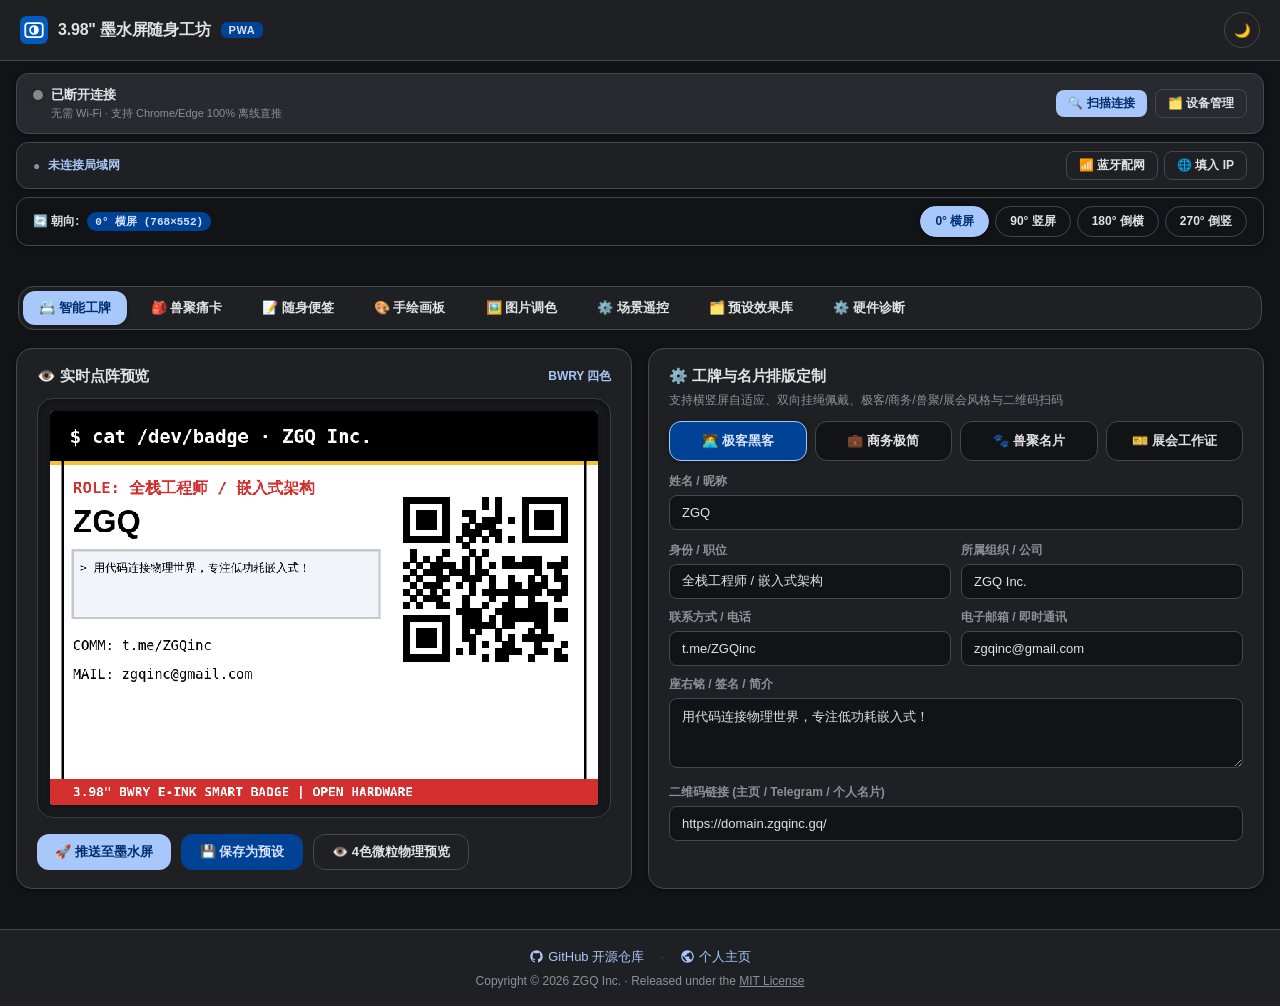
<file: cf_pages/index.html>
<!DOCTYPE html>
<html lang="zh-CN" data-theme="dark">
<head>
  <meta charset="utf-8">
  <meta name="viewport" content="width=device-width, initial-scale=1.0, maximum-scale=1.0, user-scalable=no, viewport-fit=cover">
  <title>3.98" 墨水屏随身工坊 · Open E-Badge & Ita-Bag</title>
  <link rel="manifest" href="./manifest.json">
  <link rel="icon" type="image/svg+xml" href="./icon-192.svg">
  <meta name="theme-color" content="#121316">
  <meta name="apple-mobile-web-app-capable" content="yes">
  <meta name="apple-mobile-web-app-status-bar-style" content="default">
  <meta name="apple-mobile-web-app-title" content="墨水屏工坊">
  <meta name="description" content="专为 3.98 英寸四色墨水屏打造的蓝牙与局域网双模独立控制端 PWA。">

  <!-- Material Web 3.0 Tokens -->
  <link rel="stylesheet" href="./css/theme.css?v=2.5">
  <link rel="stylesheet" href="./css/layout.css?v=2.5">
  <link rel="stylesheet" href="./css/components.css?v=2.5">
  <link rel="stylesheet" href="./css/studios.css?v=2.5">
</head>
<body>

  <!-- App Header -->
  <header>
    <div class="brand">
      <img src="./icon-192.svg" alt="Logo" width="28" height="28" style="border-radius:6px;">
      <span>3.98" 墨水屏随身工坊</span>
      <span class="brand-badge">PWA</span>
    </div>
    <div class="header-right">
      <button class="icon-btn" id="themeToggleBtn" title="切换暗黑/亮色主题">🌙</button>
    </div>
  </header>

  <!-- 1. Top Status Bar: Bluetooth WebBLE Connectivity Card -->
  <div class="conn-banner">
    <div class="conn-left">
      <div class="conn-title-row">
        <span class="conn-status-dot" id="bleStatusDot"></span>
        <strong id="bleStatusText">已断开连接</strong>
      </div>
      <div class="conn-subtext" id="bleSubText">
        无需 Wi-Fi · 支持 Chrome/Edge 100% 离线直推
      </div>
    </div>
    <div class="conn-right">
      <button class="m3-btn small" id="bleConnectBtn">🔍 扫描连接</button>
      <button class="m3-btn small outlined" id="btnDevManage" title="记忆设备管理">🗂️ 设备管理</button>
    </div>
  </div>

  <!-- 2. LAN Connection & Air Provisioning Bar -->
  <div class="network-sub-bar">
    <div class="network-sub-left">
      <span>●</span>
      <span id="netLanStatus" class="lan-ip-badge">未连接局域网</span>
      <a href="#" target="_blank" rel="noopener noreferrer" id="lanConsoleLink" class="lan-console-link" style="display: none;">[打开控制台]</a>
    </div>
    <div class="network-sub-right">
      <button class="m3-btn small outlined" id="btnAirProv">📶 蓝牙配网</button>
      <button class="m3-btn small outlined" id="btnLanIp">🌐 填入 IP</button>
    </div>
  </div>

  <!-- 3. 4-Way Display Orientation Bar -->
  <div class="orientation-bar">
    <div class="orientation-left">
      <span>🔄 朝向:</span>
      <span id="orientationBadge" class="orientation-badge">0° 横屏 (768×552)</span>
    </div>
    <div class="orientation-chips">
      <button class="chip active" id="rot-chip-0" onclick="UI.setOrientation(0)">0° 横屏</button>
      <button class="chip" id="rot-chip-90" onclick="UI.setOrientation(90)">90° 竖屏</button>
      <button class="chip" id="rot-chip-180" onclick="UI.setOrientation(180)">180° 倒横</button>
      <button class="chip" id="rot-chip-270" onclick="UI.setOrientation(270)">270° 倒竖</button>
    </div>
  </div>

  <!-- Transmission Progress Indicator -->
  <div class="progress-bar-wrap" id="progressWrap">
    <div class="progress-bar" id="progressBar"></div>
  </div>
  <div class="transfer-msg" id="transferMsg"></div>

  <!-- Sliding Tab Navigation (Desktop Top Bar / Mobile Bottom Fixed Sliding Bar) -->
  <div class="tab-scroll-wrapper">
    <!-- Mobile Gesture Hint Tooltip -->
    <div class="tab-scroll-hint" id="tabScrollHint">
      <span>👉 左右滑动切换功能标签</span>
      <button class="hint-close">&times;</button>
    </div>

    <div class="tab-scroll-container">
      <nav class="tab-nav">
        <button class="tab-btn active" data-tab="badge">📇 智能工牌</button>
        <button class="tab-btn" data-tab="itabag">🎒 兽聚痛卡</button>
        <button class="tab-btn" data-tab="memo">📝 随身便签</button>
        <button class="tab-btn" data-tab="paint">🎨 手绘画板</button>
        <button class="tab-btn" data-tab="image">🖼️ 图片调色</button>
        <button class="tab-btn" data-tab="scenes">⚙️ 场景遥控</button>
        <button class="tab-btn" data-tab="presets">🗂️ 预设效果库</button>
        <button class="tab-btn" data-tab="system">⚙️ 硬件诊断</button>
      </nav>
    </div>
  </div>

  <!-- Main Content Panes -->
  <main>

    <!-- 
     * TAB 1: 📇 智能工牌 / 随身名片
     *  -->
    <div class="tab-pane active" id="tab-badge">
      <div class="grid-2col">
        <div class="m3-card">
          <div class="card-title">
            <span>👁️ 实时点阵预览</span>
            <span style="font-size:12px; color:var(--md-sys-color-primary);">BWRY 四色</span>
          </div>
          <div class="preview-container">
            <canvas id="badgePreviewCanvas" class="preview-canvas" width="768" height="552"></canvas>
          </div>
          <div style="display:flex; gap:10px; flex-wrap:wrap;">
            <button class="m3-btn" id="badgePushBtn">🚀 推送至墨水屏</button>
            <button class="m3-btn tonal" id="badgeSavePresetBtn">💾 保存为预设</button>
            <button class="m3-btn outlined" data-dither-preview="badgePreviewCanvas">👁️ 4色微粒物理预览</button>
          </div>
        </div>

        <div class="m3-card">
          <div class="card-title">
            <span>⚙️ 工牌与名片排版定制</span>
          </div>
          <div class="card-subtitle">
            支持横竖屏自适应、双向挂绳佩戴、极客/商务/兽聚/展会风格与二维码扫码
          </div>

          <!-- 4 Style Cards -->
          <div class="badge-style-chips">
            <div class="badge-style-card active" id="chip-geek">🧑‍💻 极客黑客</div>
            <div class="badge-style-card" id="chip-business">💼 商务极简</div>
            <div class="badge-style-card" id="chip-anime">🐾 兽聚名片</div>
            <div class="badge-style-card" id="chip-staff">🎫 展会工作证</div>
          </div>

          <div class="form-group">
            <label class="form-label">姓名 / 昵称</label>
            <input type="text" id="badgeName" class="m3-input badge-input" value="ZGQ" placeholder="ZGQ">
          </div>

          <div class="grid-2col" style="gap:10px; margin-bottom:10px;">
            <div class="form-group" style="margin:0;">
              <label class="form-label">身份 / 职位</label>
              <input type="text" id="badgeRole" class="m3-input badge-input" value="全栈工程师 / 嵌入式架构" placeholder="Hardware Hacker">
            </div>
            <div class="form-group" style="margin:0;">
              <label class="form-label">所属组织 / 公司</label>
              <input type="text" id="badgeOrg" class="m3-input badge-input" value="ZGQ Inc." placeholder="ZGQ Inc.">
            </div>
          </div>

          <div class="grid-2col" style="gap:10px; margin-bottom:10px;">
            <div class="form-group" style="margin:0;">
              <label class="form-label">联系方式 / 电话</label>
              <input type="text" id="badgeContact" class="m3-input badge-input" value="t.me/ZGQinc" placeholder="t.me/ZGQinc">
            </div>
            <div class="form-group" style="margin:0;">
              <label class="form-label">电子邮箱 / 即时通讯</label>
              <input type="text" id="badgeEmail" class="m3-input badge-input" value="zgqinc@gmail.com" placeholder="zgqinc@gmail.com">
            </div>
          </div>

          <div class="form-group">
            <label class="form-label">座右铭 / 签名 / 简介</label>
            <textarea id="badgeMotto" class="m3-textarea badge-input">用代码连接物理世界，专注低功耗嵌入式！</textarea>
          </div>

          <div class="form-group">
            <label class="form-label">二维码链接 (主页 / Telegram / 个人名片)</label>
            <input type="text" id="badgeQr" class="m3-input badge-input" value="https://domain.zgqinc.gq/">
          </div>
        </div>
      </div>
    </div>

    <!-- 
     * TAB 2: 🎒 角色立绘与痛卡随身挂饰
     *  -->
    <div class="tab-pane" id="tab-itabag">
      <div class="grid-2col">
        <div class="m3-card">
          <div class="card-title image-lab-card-title">
            <span>👁️ 痛卡立绘点阵预览</span>
            <div class="canvas-zoom-toolbar" id="itaZoomToolbar">
              <button class="m3-btn small outlined" id="itaZoomInBtn" title="放大 (+15%)">➕ 放大</button>
              <button class="m3-btn small outlined" id="itaZoomOutBtn" title="缩小 (-15%)">➖ 缩小</button>
              <button class="m3-btn small outlined" id="itaResetTransformBtn" title="重置立绘居中与初始大小">↺ 居中自适应</button>
              <span id="itaZoomBadge" class="slider-val-badge" style="font-size:12px; padding:3px 8px;" title="当前缩放倍率">100%</span>
            </div>
          </div>
          <div class="itabag-preview-frame">
            <div class="itabag-bezel">
              <div class="itabag-window-glare"></div>
              <canvas id="itaPreviewCanvas" class="preview-canvas" width="768" height="552" style="cursor:grab; touch-action:none;"></canvas>
            </div>
          </div>
          <div style="display:flex; gap:10px; flex-wrap:wrap; margin-top:14px;">
            <button class="m3-btn" id="itabagPushBtn">🚀 推送至墨水屏</button>
            <button class="m3-btn tonal" id="itabagSavePresetBtn">💾 保存为预设</button>
            <button class="m3-btn outlined" data-dither-preview="itaPreviewCanvas">👁️ 4色微粒物理预览</button>
          </div>
        </div>

        <div class="m3-card">
          <div class="card-title">
            <span>🎒 角色立绘与挂饰排版定制</span>
          </div>
          <div class="card-subtitle">
            专为二次元/毛毛 OC 角色立绘、痛包与挂件随身携带设计！支持透明 PNG 立绘、画布触控拖拽平移、4色微粒物理抖动与个性题字
          </div>

          <!-- Upload Dropzone -->
          <div class="itabag-upload-zone file-drop-area">
            <span class="itabag-upload-icon">📷</span>
            <span class="itabag-upload-title">点击或拖拽上传角色立绘 / 照片</span>
            <span class="itabag-upload-desc">完美支持透明 PNG / JPG / WEBP · 点击上方画布亦可快速选图</span>
            <input type="file" id="itaUploadInput" class="itabag-file-input" accept="image/*">
          </div>

          <div class="grid-2col" style="gap:10px; margin-bottom:12px;">
            <div class="form-group" style="margin:0;">
              <label class="form-label">角色名称 (大字)</label>
              <input type="text" id="itaTitle" class="m3-input itabag-input" value="ZeroVulp">
            </div>
            <div class="form-group" style="margin:0;">
              <label class="form-label">作品 / 出处</label>
              <input type="text" id="itaSource" class="m3-input itabag-input" value="自家毛毛 OC">
            </div>
          </div>

          <div class="form-group">
            <label class="form-label">专属台词 / 个性题字</label>
            <textarea id="itaQuote" class="m3-textarea itabag-input" style="min-height:60px;">出发去兽聚！有你陪伴的每一天都是奇迹！</textarea>
          </div>

          <div class="form-group" style="margin-bottom:12px;">
            <label class="form-label">立绘缩放比例 (20% ~ 400%)</label>
            <input type="range" id="itaScaleInput" min="0.2" max="4.0" step="0.05" value="1.0">
          </div>

          <div class="grid-2col" style="gap:10px;">
            <div class="form-group" style="margin:0;">
              <label class="form-label">文字样式</label>
              <select id="itaStyleSelect" class="m3-select itabag-input">
                <option value="bubble">漫画对话气泡 (Speech Bubble)</option>
                <option value="banner">底部铭牌横幅 (Subtitle Banner)</option>
                <option value="clean">纯享角色立绘 (无台词遮挡 · 满幅全身展示)</option>
              </select>
            </div>
            <div class="form-group" style="margin:0;">
              <label class="form-label">外框装饰</label>
              <select id="itaBorderSelect" class="m3-select itabag-input">
                <option value="charm">挂饰双层边框 + 金属铆钉</option>
                <option value="stars">四角星芒护角</option>
              </select>
            </div>
          </div>
        </div>
      </div>
    </div>

    <!-- 
     * TAB 3: 📝 随身备忘 / 便签清单
     *  -->
    <div class="tab-pane" id="tab-memo">
      <div class="grid-2col">
        <div class="m3-card">
          <div class="card-title">
            <span>👁️ 便签点阵预览</span>
          </div>
          <div class="preview-container">
            <canvas id="memoPreviewCanvas" class="preview-canvas" width="768" height="552"></canvas>
          </div>
          <div style="display:flex; gap:10px; flex-wrap:wrap;">
            <button class="m3-btn" id="memoPushBtn">🚀 推送至墨水屏</button>
            <button class="m3-btn tonal" id="memoSavePresetBtn">💾 保存为预设</button>
            <button class="m3-btn outlined" data-dither-preview="memoPreviewCanvas">👁️ 4色微粒物理预览</button>
          </div>
        </div>

        <div class="m3-card">
          <div class="card-title">
            <span>📝 便签与待办清单内容</span>
          </div>
          <div class="card-subtitle">
            清晰 32px 醒目大号字体，随身携带或磁吸冰箱一目了然
          </div>
          <div class="form-group">
            <label class="form-label">便签标题</label>
            <input type="text" id="memoTitle" class="m3-input memo-input" value="TODAY TO-DO LIST">
          </div>
          <div class="form-group">
            <label class="form-label">待办事项（每行一项，自动生成复选框）</label>
            <textarea id="memoItems" class="m3-textarea memo-input" style="min-height:140px;">出门记得带钥匙和工牌
晚上 8 点 HA 系统升级
给痛卡充好电备战周末兽聚</textarea>
          </div>
          <div class="form-group">
            <label class="form-label">底部便签提示语</label>
            <input type="text" id="memoFooter" class="m3-input memo-input" value="保持专注，逐项击破！">
          </div>
        </div>
      </div>
    </div>

    <!-- 
     * TAB 4: 🎨 手绘画板 / 涂鸦创作
     *  -->
    <div class="tab-pane" id="tab-paint">
      <div class="m3-card">
        <div class="card-title">
          <span>🎨 手绘画板</span>
          <div style="display:flex; gap:6px;">
            <button class="m3-btn small outlined" id="paintUndoBtn">↩️ 撤销</button>
            <button class="m3-btn small outlined" id="paintRedoBtn">↪️ 重做</button>
            <button class="m3-btn small danger" id="paintClearBtn">🗑️ 清空</button>
          </div>
        </div>

        <!-- Palette & Tools Toolbar -->
        <div class="palette-box">
          <div class="palette-group-title">纯色基础墨水 & 取色器:</div>
          <div class="swatch-row">
            <span class="color-swatch swatch-item active" style="background-color:#000000;" data-color="#000000" title="纯黑"></span>
            <span class="color-swatch swatch-item" style="background-color:#ffffff; border-color:#888;" data-color="#ffffff" title="纯白"></span>
            <span class="color-swatch swatch-item" style="background-color:#f4c430;" data-color="#f4c430" title="纯黄"></span>
            <span class="color-swatch swatch-item" style="background-color:#d32f2f;" data-color="#d32f2f" title="纯红"></span>
            <input type="color" id="nativeColorPicker" value="#000000" class="native-color-picker" title="原生自定义取色器">

            <div style="display:inline-flex; align-items:center; gap:8px; margin-left:auto; flex-wrap:wrap;">
              <label class="form-label" style="margin:0;">工具:</label>
              <select id="paintToolSelect" class="m3-select" style="width:auto; padding:5px 10px; font-size:12px;">
                <option value="pen">✏️ 画笔 (Pen)</option>
                <option value="line">📏 直线 (Line)</option>
                <option value="rect">⬜ 矩形框 (Rect)</option>
                <option value="rect_fill">⬛ 实心矩形 (Rect Fill)</option>
                <option value="circle">⭕ 圆形框 (Circle)</option>
                <option value="circle_fill">🔴 实心圆形 (Circle Fill)</option>
                <option value="text">🔤 题字 (Text)</option>
                <option value="eraser">🧹 橡皮擦 (Eraser)</option>
              </select>

              <label class="form-label" style="margin:0;">粗细:</label>
              <input type="range" id="paintLineWidth" min="1" max="40" value="4" style="width:70px;">
              <span id="paintLineWidthVal" style="font-size:12px; font-weight:700; width:28px;">4px</span>
            </div>
          </div>

          <div class="palette-group-title" style="margin-top:10px;">10 种物理微粒混色与精选灰阶:</div>
          <div class="swatch-row">
            <span class="color-swatch swatch-item" style="background-color:#ff8c00;" data-color="#ff8c00" title="亮橙 (红+黄混色)"></span>
            <span class="color-swatch swatch-item" style="background-color:#ff9999;" data-color="#ff9999" title="浅粉 (红+白混色)"></span>
            <span class="color-swatch swatch-item" style="background-color:#800000;" data-color="#800000" title="深红 / 勃艮第 (红+黑混色)"></span>
            <span class="color-swatch swatch-item" style="background-color:#fff3cc;" data-color="#fff3cc" title="米黄 / 奶黄 (黄+白混色)"></span>
            <span class="color-swatch swatch-item" style="background-color:#666600;" data-color="#666600" title="暗橄榄 (黄+黑混色)"></span>
            <span class="color-swatch swatch-item" style="background-color:#8b4513;" data-color="#8b4513" title="棕褐 (红+黄+黑混色)"></span>
            <span class="color-swatch swatch-item" style="background-color:#e6e6e6;" data-color="#e6e6e6" title="10% 浅灰 (黑白点阵)"></span>
            <span class="color-swatch swatch-item" style="background-color:#cccccc;" data-color="#cccccc" title="25% 灰 (黑白交错)"></span>
            <span class="color-swatch swatch-item" style="background-color:#808080;" data-color="#808080" title="50% 中灰 (黑白棋盘点阵)"></span>
            <span class="color-swatch swatch-item" style="background-color:#404040;" data-color="#404040" title="75% 深灰 (黑白高密)"></span>
          </div>
        </div>

        <div class="preview-container">
          <canvas id="paintDrawingCanvas" class="preview-canvas" width="768" height="552" style="cursor:crosshair;"></canvas>
        </div>

        <div style="display:flex; gap:10px; flex-wrap:wrap; margin-top:12px;">
          <button class="m3-btn" id="paintPushBtn">🚀 推送画板至墨水屏</button>
          <button class="m3-btn tonal" id="paintSavePresetBtn">💾 保存为预设</button>
          <button class="m3-btn outlined" data-dither-preview="paintDrawingCanvas">👁️ 4色微粒物理预览</button>
        </div>
      </div>
    </div>

    <!-- 
     * TAB 5: 🖼️ 全能图片调色工坊 (9 种微粒抖动算法)
     *  -->
    <div class="tab-pane" id="tab-image">
      <div class="grid-2col">
        <div class="m3-card">
          <div class="card-title image-lab-card-title">
            <span>👁️ 4色微粒物理量化效果</span>
            <div class="canvas-zoom-toolbar" id="imageZoomToolbar">
              <button class="m3-btn small outlined" id="imageZoomInBtn" title="放大 (+25%)">➕ 放大</button>
              <button class="m3-btn small outlined" id="imageZoomOutBtn" title="缩小 (-25%)">➖ 缩小</button>
              <button class="m3-btn small outlined" id="imageResetTransformBtn" title="默认不遮挡自适应居中">↺ 自适应居中</button>
              <button class="m3-btn small outlined" id="imageActualSizeBtn" title="1:1 实际物理像素">1:1 原图</button>
              <span id="imageZoomBadge" class="slider-val-badge" style="font-size:12px; padding:3px 8px;" title="当前缩放倍率">100%</span>
            </div>
          </div>
          <div class="preview-container" id="imageLabPreviewContainer">
            <div class="canvas-interactive-wrapper" id="imageInteractiveWrapper">
              <canvas id="imageLabCanvas" class="preview-canvas" width="768" height="552" style="cursor:grab; touch-action:none;"></canvas>
              <!-- 交互式四角圆点缩放框 (Image Transform Selector Box) -->
              <div id="imageSelectBox" class="image-select-box" style="display:none;">
                <div class="select-box-border"></div>
                <!-- 四周圆点 (Corner & Edge Handles) -->
                <div class="select-handle handle-tl" data-handle="tl" title="按住拖拽缩放"></div>
                <div class="select-handle handle-tr" data-handle="tr" title="按住拖拽缩放"></div>
                <div class="select-handle handle-br" data-handle="br" title="按住拖拽缩放"></div>
                <div class="select-handle handle-bl" data-handle="bl" title="按住拖拽缩放"></div>
                <div class="select-handle handle-tc" data-handle="tc" title="按住拖拽缩放"></div>
                <div class="select-handle handle-bc" data-handle="bc" title="按住拖拽缩放"></div>
                <div class="select-handle handle-ml" data-handle="ml" title="按住拖拽缩放"></div>
                <div class="select-handle handle-mr" data-handle="mr" title="按住拖拽缩放"></div>
              </div>
            </div>
          </div>
          <div style="display:flex; gap:10px; flex-wrap:wrap;">
            <button class="m3-btn" id="imagePushBtn">🚀 推送至墨水屏</button>
            <button class="m3-btn tonal" id="imageSavePresetBtn">💾 保存为预设</button>
            <button class="m3-btn outlined" data-dither-preview="imageLabCanvas">👁️ 4色微粒物理预览</button>
          </div>
        </div>

        <div class="m3-card">
          <div class="card-title">
            <span>🖼️ 图片上传与 9 种微粒算法调校</span>
          </div>
          <div class="card-subtitle">
            将任意相册图片与角色立绘精准转为 768×552 物理点阵 · 支持四周圆点缩放、画布平移与双指/滚轮自由缩放
          </div>

          <div class="form-group">
            <label class="form-label">选择或拖入本地图片 / 角色立绘 (PNG / JPG / WEBP / BMP)</label>
            <div class="image-upload-zone file-drop-area" id="imageDropZone" title="点击选择文件或直接将图片拖拽至此处">
              <span class="itabag-upload-icon">🖼️</span>
              <span class="itabag-upload-title">点击选择图片 或 直接拖拽图片至此处</span>
              <span class="itabag-upload-desc">亦支持直接点击或拖入上方画布 · 默认不遮挡自适应长宽</span>
              <input type="file" id="imageUploadInput" class="itabag-file-input" accept="image/*">
            </div>
          </div>

          <div class="form-group">
            <label class="form-label">4色 BWRY 误差扩散与半色调算法</label>
            <select id="imageAlgoSelect" class="m3-select">
              <option value="floyd">Floyd-Steinberg 误差扩散 (推荐 · 细腻层次)</option>
              <option value="atkinson">Atkinson (复古 Mac 风格 · 清晰线条)</option>
              <option value="microsoft">Microsoft 8x8 GDI (经典 Win95 复古像素)</option>
              <option value="stucki">Stucki 误差扩散 (细节细腻锐利)</option>
              <option value="burkes">Burkes 误差扩散 (快速高保真)</option>
              <option value="sierra">Sierra 误差扩散 (三行平衡扩散)</option>
              <option value="ostromoukhov">Ostromoukhov (动态变系数抗蠕虫)</option>
              <option value="bayer">Bayer 4×4 (有序抖动点阵)</option>
              <option value="threshold">Threshold (纯阈值硬边缘)</option>
            </select>
          </div>

          <div class="lab-slider-grid">
            <div class="form-group" style="margin:0;">
              <div style="display:flex; justify-content:space-between;">
                <label class="form-label">对比度增强 (-50 ~ +50)</label>
                <span id="imageContrastSliderVal" class="slider-val-badge">15</span>
              </div>
              <input type="range" id="imageContrastSlider" min="-50" max="50" value="15">
            </div>

            <div class="form-group" style="margin:0;">
              <div style="display:flex; justify-content:space-between;">
                <label class="form-label">亮度调节 (-50 ~ +50)</label>
                <span id="imageBrightnessSliderVal" class="slider-val-badge">0</span>
              </div>
              <input type="range" id="imageBrightnessSlider" min="-50" max="50" value="0">
            </div>
          </div>

          <div class="lab-slider-grid">
            <div class="form-group" style="margin:0;">
              <div style="display:flex; justify-content:space-between;">
                <label class="form-label">红色灵敏度 (提升鲜艳度, 0~50)</label>
                <span id="imageRedBoostSliderVal" class="slider-val-badge">20</span>
              </div>
              <input type="range" id="imageRedBoostSlider" min="0" max="50" value="20">
            </div>

            <div class="form-group" style="margin:0;">
              <div style="display:flex; justify-content:space-between;">
                <label class="form-label">黄色灵敏度 (提升鲜艳度, 0~50)</label>
                <span id="imageYellowBoostSliderVal" class="slider-val-badge">0</span>
              </div>
              <input type="range" id="imageYellowBoostSlider" min="0" max="50" value="0">
            </div>
          </div>
        </div>
      </div>
    </div>

    <!-- 
     * TAB 6: ⚙️ 场景模式与墨水屏即时遥控
     *  -->
    <div class="tab-pane" id="tab-scenes">
      <div class="grid-2col">
        <div class="m3-card">
          <div class="card-title">
            <span>⚡ 墨水屏即时快捷遥控</span>
          </div>

          <!-- 5 Physical Clear Buttons -->
          <div class="clear-buttons-grid">
            <button class="clear-btn refresh" data-clear-cmd="refresh">⚡ 物理全刷 (16s)</button>
            <button class="clear-btn white" data-clear-cmd="clear:white">⬜ 全白</button>
            <button class="clear-btn black" data-clear-cmd="clear:black">⬛ 全黑</button>
            <button class="clear-btn yellow" data-clear-cmd="clear:yellow">🟨 全黄</button>
            <button class="clear-btn red" data-clear-cmd="clear:red">🟥 全红</button>
          </div>

          <div class="card-title" style="margin-top:16px;">
            <span>📋 12 套功能模式快捷切换</span>
          </div>
          <div class="mode-switcher-grid">
            <button class="mode-card-btn" data-mode-cmd="demo">🖥️ 默认极客时钟</button>
            <button class="mode-card-btn" data-mode-cmd="memo">📝 随身备忘便签</button>
            <button class="mode-card-btn" data-mode-cmd="fridge_board">🏠 厨房冰箱留言</button>
            <button class="mode-card-btn" data-mode-cmd="weather">🌤️ 7天天气看板</button>
            <button class="mode-card-btn" data-mode-cmd="calendar">📅 电子日历倒数</button>
            <button class="mode-card-btn" data-mode-cmd="geek">📊 硬件网络雷达</button>
            <button class="mode-card-btn" data-mode-cmd="photo">🖼️ 电子相框模式</button>
            <button class="mode-card-btn" data-mode-cmd="pomodoro">🍅 番茄专注时钟</button>
            <button class="mode-card-btn" data-mode-cmd="poetry">📜 每日诗词鉴赏</button>
            <button class="mode-card-btn" data-mode-cmd="stock">📈 股票加密行情</button>
            <button class="mode-card-btn" data-mode-cmd="countdown">⏳ 纪念日倒计时</button>
            <button class="mode-card-btn" data-mode-cmd="battery_warning">⚠️ 欠压低电告警</button>
          </div>
        </div>

        <div class="m3-card">
          <div class="card-title">
            <span>👁️ 场景实时点阵预览</span>
          </div>
          <div class="preview-container">
            <canvas id="scenesPreviewCanvas" class="preview-canvas" width="768" height="552"></canvas>
          </div>
          <div style="display:flex; gap:10px; flex-wrap:wrap; margin-bottom:14px;">
            <button class="m3-btn" id="scenesPushBtn" onclick="App.pushCanvas(ScenesStudio.getCanvas(), '场景模式')">🚀 推送当前场景至墨水屏</button>
            <button class="m3-btn tonal" id="scenesSavePresetBtn" onclick="App.promptSavePreset(ScenesStudio.getCanvas(), 'scenes', '场景模式预设')">💾 保存为预设</button>
            <button class="m3-btn outlined" data-dither-preview="scenesPreviewCanvas">👁️ 4色微粒物理预览</button>
          </div>

          <div class="card-title">
            <span>📋 18 套全能场景选择器</span>
          </div>
          <div class="scene-mode-chips" id="modeChipsContainer">
            <!-- Dynamically populated by ScenesStudio -->
          </div>

          <div class="card-title" id="modeFormTitle" style="margin-top:16px;">
            <span>⚙️ 参数动态配置</span>
          </div>
          <div class="scene-form" id="modeFormFields">
            <!-- Dynamically populated by ScenesStudio -->
          </div>
        </div>
      </div>
    </div>

    <!-- 
     * TAB 7: 🗂️ 预设效果库与 SPIFFS 存储
     *  -->
    <div class="tab-pane" id="tab-presets">
      <div class="m3-card">
        <div style="display:flex; justify-content:space-between; align-items:center; flex-wrap:wrap; gap:10px;">
          <div class="card-title" style="margin:0;">
            <span>🗂️ 墨水屏预设效果库</span>
          </div>
          <div style="display:flex; gap:8px; align-items:center; flex-wrap:wrap;">
            <button class="m3-btn small outlined" id="presetSelectAllBtn">全选</button>
            <button class="m3-btn small danger" id="presetDeleteSelectedBtn" disabled>删除选中</button>
            <button class="m3-btn small tonal" id="presetBatchUploadBtn" style="display:none;">⬆️ 全部写入单片机</button>
            <button class="m3-btn small tonal" id="presetSyncBtn">🔄 同步硬件 SPIFFS</button>
          </div>
        </div>

        <!-- Storage Location Switcher Tabs -->
        <div class="preset-storage-tabs" style="display:flex; gap:8px; margin-top:14px; border-bottom:1px solid var(--outline-variant); padding-bottom:10px;">
          <button class="m3-btn small tonal preset-location-tab active" data-storage-tab="hardware" id="tabHwStorageBtn" onclick="PresetHub.switchTab('hardware')">
            📟 单片机 Flash 存储 (<span id="hwPresetCount">0</span>)
          </button>
          <button class="m3-btn small outlined preset-location-tab" data-storage-tab="local" id="tabLocalStorageBtn" onclick="PresetHub.switchTab('local')">
            📱 本地离线预设库 (<span id="localPresetCount">0</span>)
          </button>
        </div>

        <!-- Hardware Storage Bar (Visible on 'hardware' tab) -->
        <div id="hwStorageBarContainer">
          <div style="margin-top:12px; font-size:12px; color:var(--md-sys-color-outline); display:flex; justify-content:space-between; align-items:center; flex-wrap:wrap; gap:8px;">
            <div style="display:flex; gap:16px; align-items:center; flex-wrap:wrap;">
              <span>单片机 Flash 已占用: <strong id="storageUsedText">0 KB</strong></span>
              <span>剩余可用空间: <strong id="storageFreeText">1.5 MB</strong></span>
            </div>
            <div style="display:flex; gap:8px; align-items:center; flex-wrap:wrap;">
              <button class="m3-btn small outlined" id="hwCleanOrphansBtn" onclick="PresetHub.cleanInvalidData()" style="padding:4px 10px; font-size:11px;" title="仅清理未完成写入的损坏数据与无元数据索引的孤儿点阵文件，保留所有完整预设">
                🧹 一键清理无效数据
              </button>
              <button class="m3-btn small outlined" id="hwClearFlashBtn" onclick="PresetHub.clearHardwareFlash()" style="padding:4px 10px; font-size:11px; color:var(--md-sys-color-error); border-color:var(--md-sys-color-error);" title="全部清空单片机 Flash 存储中的所有预设及残留数据">
                🗑️ 全部清空
              </button>
            </div>
          </div>
          <div class="storage-progress-bar" style="margin-top:8px;">
            <div class="storage-progress-fill" id="storageProgressFill"></div>
          </div>
        </div>

        <!-- Local Offline Storage Info (Visible on 'local' tab) -->
        <div id="localStorageBarContainer" style="display:none; margin-top:12px; padding:10px 14px; background:var(--surface-container-high); border-radius:10px; font-size:12px; color:var(--on-surface-variant); justify-content:space-between; align-items:center; flex-wrap:wrap; gap:8px;">
          <span>📱 浏览器本地 IndexedDB 存储 · <strong style="color:var(--primary);">不占用单片机 Flash 空间</strong></span>
          <div style="display:flex; gap:12px; align-items:center; flex-wrap:wrap;">
            <span>离线预设草稿: <strong id="localCountText">0</strong> 个 · 占用浏览器空间: <strong id="localSizeText">0 KB</strong></span>
            <button class="m3-btn small outlined" id="localClearDraftsBtn" onclick="PresetHub.clearLocalPresets()" style="padding:4px 10px; font-size:11px;" title="清空浏览器离线草稿">
              🗑️ 清空本地草稿
            </button>
          </div>
        </div>

        <div class="preset-list" id="presetList" style="margin-top:14px;"></div>
      </div>
    </div>

    <!-- 
     * TAB 8: ⚙️ 硬件诊断与 ESP32-C3 运行状态
     *  -->
    <div class="tab-pane" id="tab-system">
      <!-- 0. 墨水屏硬件规格版本 (A0 / A1 扫描走线切换) -->
      <div class="m3-card" style="margin-bottom:14px;">
        <div style="display:flex; justify-content:space-between; align-items:center;">
          <div>
            <div style="display:flex; align-items:center; gap:8px;">
              <h3 style="margin:0; font-size:15px; font-weight:700;">🖥️ 墨水屏硬件规格版本 (A0 / A1 扫描走线)</h3>
              <span id="panelVersionBadge" style="font-size:11px; padding:2px 8px; border-radius:10px; background:var(--md-sys-color-primary-container); color:var(--md-sys-color-on-primary-container); font-weight:700;">A0 走线 (默认)</span>
            </div>
            <p style="color:var(--md-sys-color-on-surface-variant); font-size:12px; margin:4px 0 0 0;">
              适配华为保护壳拆机屏幕的不同物理批次走线。若屏幕画面出现隔行错位条纹或撕裂，一键切换此项即可立即校正并保存到单片机 NVS
            </p>
          </div>
          <div style="display:flex; align-items:center; gap:8px;">
            <button class="m3-btn small panel-opt-btn" id="opt-panel-a0" onclick="UI.setPanelVersion('A0')">A0 走线 (默认)</button>
            <button class="m3-btn small tonal panel-opt-btn" id="opt-panel-a1" onclick="UI.setPanelVersion('A1')">A1 走线</button>
          </div>
        </div>
      </div>

      <!-- 1. 屏显 Debug 叠加条卡片 -->
      <div class="m3-card" style="margin-bottom:14px;">
        <div style="display:flex; justify-content:space-between; align-items:center;">
          <div>
            <h3 style="margin:0; font-size:15px; font-weight:700;">📺 屏幕底层 Debug 叠加层</h3>
            <p style="color:var(--md-sys-color-on-surface-variant); font-size:12px; margin:4px 0 0 0;">
              在墨水屏物理屏幕最底部绘制 20px 硬件状态条（实时标注 IP 地址、MAC、Wi-Fi 模式与运行状态）
            </p>
          </div>
          <div style="display:flex; align-items:center; gap:10px;">
            <span id="screenDebugStatusText" style="font-size:12px; font-weight:700; color:var(--md-sys-color-primary);">--</span>
            <button class="m3-btn small tonal" id="btnToggleScreenDebug" onclick="UI.toggleScreenDebug()">切换屏显 Debug</button>
          </div>
        </div>
      </div>

      <!-- 2. 无线通信模式与 BLE 广播状态卡片 -->
      <div class="m3-card" style="margin-bottom:14px;">
        <div style="display:flex; justify-content:space-between; align-items:center; margin-bottom:12px;">
          <h3 style="margin:0; font-size:15px; font-weight:700;">📡 无线工作模式与 BLE 5.0 广播管理</h3>
          <span id="bleStatusBadge" style="font-size:11px; padding:3px 8px; border-radius:12px; background:#757575; color:#fff; font-weight:700;">--</span>
        </div>
        <div style="display:flex; gap:8px; flex-wrap:wrap; margin-bottom:12px;">
          <button class="m3-btn small tonal wireless-opt-btn" id="opt-auto" onclick="UI.setWirelessMode('auto')">智能自动 (Auto)</button>
          <button class="m3-btn small tonal wireless-opt-btn" id="opt-dual" onclick="UI.setWirelessMode('dual')">双模并发 (Dual)</button>
          <button class="m3-btn small tonal wireless-opt-btn" id="opt-ble_only" onclick="UI.setWirelessMode('ble_only')">仅蓝牙 (BLE Only)</button>
          <button class="m3-btn small tonal wireless-opt-btn" id="opt-wifi_only" onclick="UI.setWirelessMode('wifi_only')">仅 Wi-Fi</button>
          <button class="m3-btn small" id="btnToggleBle" onclick="UI.toggleBleBroadcast()">切换蓝牙广播</button>
        </div>
        <div style="font-size:12px; color:var(--md-sys-color-on-surface-variant); margin-bottom:8px; display:flex; justify-content:space-between;">
          <span>已连接蓝牙主机：</span>
          <span id="bleClientsCount" style="font-weight:700;">当前在线：0 台</span>
        </div>
        <div id="bleDeviceList" style="display:flex; flex-direction:column; gap:6px;">
          <div style="padding:10px; background:var(--md-sys-color-surface-container); border-radius:8px; font-size:12px; color:var(--md-sys-color-on-surface-variant); text-align:center;">
            暂无已连接的蓝牙主机（可用手机 Chrome 开启蓝牙直连配对）
          </div>
        </div>
      </div>

      <!-- 3. 💾 2bpp 原始显存裸流导入与导出卡片 -->
      <div class="m3-card" style="margin-bottom:14px;">
        <div style="display:flex; justify-content:space-between; align-items:center; margin-bottom:8px;">
          <h3 style="margin:0; font-size:15px; font-weight:700;">💾 2bpp 原始显存裸流导入与导出</h3>
          <span style="font-size:11px; padding:3px 8px; border-radius:12px; background:var(--md-sys-color-surface-container); color:var(--md-sys-color-primary); font-weight:700;">768×552 · 105,984 字节</span>
        </div>
        <div class="card-subtitle" style="margin-bottom:12px;">
          导出当前墨水屏物理显存裸流 (.bin) 进行本地归档，或直接导入 .bin 文件秒级直推屏幕
        </div>
        <div class="bin-tools-row">
          <button class="m3-btn tonal" id="btnExportBin">💾 下载当前显存 .BIN 文件</button>
          <button class="m3-btn tonal" id="btnImportBin">📥 导入本地 .BIN 直推屏幕</button>
          <input type="file" id="importBinInput" accept=".bin" style="display:none;">
        </div>
      </div>

      <!-- 4. ⚙️ 系统硬件指标与实时底层诊断 -->
      <div class="m3-card" style="margin-bottom:14px;">
        <div style="display:flex; justify-content:space-between; align-items:center; margin-bottom:12px;">
          <h3 style="margin:0; font-size:15px; font-weight:700;">⚙️ 系统硬件指标与实时底层诊断</h3>
          <button class="m3-btn small tonal" onclick="UI.pollSystemDiag()">🔄 实时刷新系统参数</button>
        </div>
        <table class="diag-table">
          <tbody>
            <tr><td>主控芯片架构 (SoC)</td><td id="diagChip">ESP32-C3 RISC-V 160MHz, Rev v0.4</td></tr>
            <tr><td>MAC 地址</td><td id="diagMac" style="font-family:monospace;">--:--:--:--:--:--</td></tr>
            <tr><td>Wi-Fi 信号强度 (RSSI)</td><td id="diagRssi">-- dBm</td></tr>
            <tr><td>当前局域网 IP / 域名</td><td id="diagIp">http://&lt;DEVICE_IP&gt; / http://epd-display.local</td></tr>
            <tr><td>系统连续运行时间</td><td id="diagUptime">--</td></tr>
            <tr><td>NTP 时间 (UTC+8)</td><td id="diagNtpTime">--</td></tr>
            <tr><td>可用堆内存 (SRAM)</td><td id="diagHeap">--</td></tr>
            <tr><td>SPI Flash 闪存规格</td><td id="diagFlash">4 MB (4,194,304 字节，DIO 40MHz)</td></tr>
            <tr><td>内部存储分区 (storage)</td><td id="diagStorage">总量 1632 KB · 剩余可用约 - KB</td></tr>
            <tr><td>参数配置分区 (nvs)</td><td id="diagNvs">总量 24 KB · 剩余可用约 - KB</td></tr>
            <tr><td>墨水屏硬件与控制器</td><td id="diagPanel">SE0398NZ07-FNG-A0/A1 (4-Color BWRY 768×552)</td></tr>
            <tr><td>屏幕物理扫描走线版本</td><td id="diagPanelVersion">--</td></tr>
            <tr><td>硬件接口总线</td><td id="diagBus">Hardware SPI 8MHz (SCK=4, MOSI=6, CS=7, DC=1, RST=2, BUSY=10)</td></tr>
            <tr><td>中文字库方案</td><td id="diagFont">Flash MMU 零内存占用标准点阵中文字库 (7445字)</td></tr>
            <tr><td>无线通信工作模式</td><td id="diagWirelessMode">--</td></tr>
            <tr><td>蓝牙 BLE 5.0 运行状态</td><td id="diagBleStatus">--</td></tr>
            <tr><td>已连接蓝牙客户端数</td><td id="diagBleClients">- 台客户端在线</td></tr>
            <tr><td>WebBLE 传输 MTU 规格</td><td id="diagBleMtu">247 字节 (GATT Data Payload: 240B, 极速直推)</td></tr>
            <tr><td>GATT 自定义服务 UUID</td><td id="diagBleService">0x00FF (RX: 0xFF01 Write / TX: 0xFF02 Notify)</td></tr>
            <tr><td>WebBLE 双模物理链路</td><td id="diagBleConnLink">--</td></tr>
            <tr><td>BLE 射频功率与协议层</td><td id="diagBlePower">+9 dBm · BLE 5.0 PHY 1Mbps / 2Mbps</td></tr>
            <tr><td>屏显 Debug 叠加条状态</td><td id="diagDebugOverlay">已关闭</td></tr>
            <tr><td>电池状态与电量预警</td><td id="diagBattery">-- (USB 5V / 3.3V LDO)</td></tr>
            <tr><td>最近系统复位原因</td><td id="diagResetReason">--</td></tr>
          </tbody>
        </table>
        <div style="display:flex; gap:10px; margin-top:16px;">
          <button class="m3-btn danger small" onclick="UI.rebootDevice()">软重启设备</button>
          <button class="m3-btn outlined small" onclick="UI.factoryReset()">恢复出厂设置 (清空 storage & nvs 分区)</button>
        </div>
      </div>

      <!-- 4. Wi-Fi 网络与 MQTT Broker (Home Assistant) 局域网接入配置 -->
      <div class="m3-card">
        <div style="display:flex; justify-content:space-between; align-items:center; margin-bottom:12px;">
          <h3 style="margin:0; font-size:15px; font-weight:700;">📶 Wi-Fi 网络与 MQTT Broker (Home Assistant) 接入</h3>
          <button class="m3-btn small tonal" onclick="UI.loadConfig()">🔄 读取当前配置</button>
        </div>
        <div class="card-subtitle" style="margin-bottom:12px;">
          支持将墨水屏无缝接入 Home Assistant 局域网智能家居平台，接收传感器与事件推送
        </div>
        <div style="display:grid; grid-template-columns:1fr 1fr; gap:12px; margin-bottom:12px;">
          <div class="form-group">
            <label class="form-label">Wi-Fi 名称 (SSID):</label>
            <input type="text" id="wifiSsid" class="m3-input" placeholder="输入 2.4GHz WiFi 名称">
          </div>
          <div class="form-group">
            <label class="form-label">Wi-Fi 密码:</label>
            <input type="password" id="wifiPass" class="m3-input" placeholder="输入 WiFi 密码">
          </div>
        </div>
        <div style="display:grid; grid-template-columns:2fr 1fr; gap:12px; margin-bottom:12px;">
          <div class="form-group">
            <label class="form-label">MQTT Broker 主机地址 (IP / 域名):</label>
            <input type="text" id="mqttHost" class="m3-input" placeholder="如 192.168.1.100 或 homeassistant.local">
          </div>
          <div class="form-group">
            <label class="form-label">MQTT 端口 (默认 1883):</label>
            <input type="number" id="mqttPort" class="m3-input" placeholder="1883" value="1883">
          </div>
        </div>
        <div style="display:grid; grid-template-columns:1fr 1fr; gap:12px; margin-bottom:14px;">
          <div class="form-group">
            <label class="form-label">MQTT 用户名 (可选):</label>
            <input type="text" id="mqttUser" class="m3-input" placeholder="留空则免密连接">
          </div>
          <div class="form-group">
            <label class="form-label">MQTT 密码 (可选):</label>
            <input type="password" id="mqttPass" class="m3-input" placeholder="留空则无密码">
          </div>
        </div>
        <button class="m3-btn btn-full" onclick="UI.saveNetworkConfig()">💾 保存网络与 MQTT 配置</button>
      </div>
    </div>

  </main>

  <!-- 
   * MODALS (Air Provisioning, Device Manager, LAN IP, 1:1 Dither)
   *  -->

  <!-- Modal 1: 📡 蓝牙隔空 Wi-Fi 配网 (airProvModal) -->
  <div class="modal-backdrop" id="airProvModal">
    <div class="modal-sheet">
      <div class="modal-header">
        <h3 class="modal-title">📡 蓝牙隔空 Wi-Fi 配网</h3>
        <button class="modal-close" onclick="UI.closeModal('airProvModal')">&times;</button>
      </div>
      <div class="card-subtitle">
        无需手机切换 Wi-Fi 热点！直接通过蓝牙将家中或公司路由器账号密码发给墨水屏
      </div>
      <div class="form-group">
        <label class="form-label">路由器 Wi-Fi 名称 (SSID):</label>
        <input type="text" id="provSsid" class="m3-input" placeholder="输入 2.4GHz WiFi 名称">
      </div>
      <div class="form-group">
        <label class="form-label">Wi-Fi 密码:</label>
        <input type="password" id="provPassword" class="m3-input" placeholder="输入 WiFi 密码">
      </div>
      <button class="m3-btn btn-full" id="btnSendAirProv">🚀 蓝牙隔空写入并联网</button>
    </div>
  </div>

  <!-- Modal 2: 🗂️ 双向设备管理 (devManageModal) -->
  <div class="modal-backdrop" id="devManageModal">
    <div class="modal-sheet" style="max-width:620px;">
      <div class="modal-header">
        <h3 class="modal-title">🗂️ 墨水屏与控制端设备管理</h3>
        <button class="modal-close" onclick="UI.closeModal('devManageModal')">&times;</button>
      </div>

      <!-- Segmented Tabs -->
      <div class="dev-tabs" style="display:flex; gap:8px; margin-bottom:14px; border-bottom:1px solid var(--md-sys-color-outline-variant, #e0e0e0); padding-bottom:10px;">
        <button type="button" class="m3-btn small tonal active" id="tabDevBadgeBtn" onclick="UI.switchDevManageTab('badge')">📱 当前墨水屏已授权控制端</button>
        <button type="button" class="m3-btn small outlined" id="tabDevLocalBtn" onclick="UI.switchDevManageTab('local')">🗂️ 我的墨水屏徽章库</button>
      </div>

      <!-- Tab 1: 当前墨水屏已授权控制端 (Badge NVS Whitelist) -->
      <div id="tabDevBadgeContent">
        <div id="devBadgeNotConnectedAlert" style="display:none; font-size:13px; color:var(--md-sys-color-outline); padding:16px; text-align:center; background:var(--md-sys-color-surface-container); border-radius:12px; margin-bottom:14px;">
          ⚠️ 当前未连接墨水屏蓝牙。请先通过 Web Bluetooth 连接墨水屏，以查看和管理保存在墨水屏 NVS 中的已授权控制端与安全配置。
        </div>

        <div id="devBadgeConnectedArea">
          <div style="font-size:12px; color:var(--md-sys-color-on-surface-variant); margin-bottom:10px; line-height:1.5;">
            以下为当前墨水屏硬件 NVS 中记录的<strong>已授权控制端设备白名单</strong>。仅白名单内的手机/电脑可直接向墨水屏推送画面或更新配置。
          </div>

          <div id="trustedDevListContainer" style="display:flex; flex-direction:column; gap:8px; margin-bottom:16px;">
            <!-- Populated via UI.renderTrustedDevList() -->
          </div>

          <!-- Security: PIN Pairing Anti-DoS -->
          <div style="background:var(--md-sys-color-surface-container, #f8f9fa); border-radius:12px; padding:14px; margin-bottom:14px; border:1px solid var(--md-sys-color-outline-variant, #e0e0e0);">
            <div style="display:flex; justify-content:space-between; align-items:center; margin-bottom:6px;">
              <span style="font-size:13px; font-weight:700; color:var(--md-sys-color-primary);">🛡️ 屏幕 PIN 码配对防骚扰</span>
              <button type="button" class="m3-btn small tonal" id="btnTogglePinPairing" onclick="UI.togglePinPairing()">切换状态</button>
            </div>
            <div style="font-size:12px; color:var(--md-sys-color-on-surface-variant); line-height:1.5;" id="pinPairingDesc">
              状态: <strong>开启</strong> · 漫展或外出时建议关闭。关闭后陌生人无法通过屏幕 PIN 码配对，仅允许已有授权设备控制或碰一碰物理 NFC 钥匙绑定。
            </div>
          </div>

          <!-- NFC Master Key Management -->
          <div style="background:var(--md-sys-color-surface-container, #f8f9fa); border-radius:12px; padding:14px; margin-bottom:14px; border:1px solid var(--md-sys-color-outline-variant, #e0e0e0);">
            <div style="font-size:13px; font-weight:700; color:var(--md-sys-color-primary); margin-bottom:6px;">
              🏷️ NFC 物理钥匙（碰一碰极速绑定）
            </div>
            <div style="font-size:12px; color:var(--md-sys-color-on-surface-variant); margin-bottom:10px; line-height:1.5;">
              设备出厂时由硬件随机生成专属 16 字节密钥（永久存入 NVS）。可写入贴在墨水屏背部的 NFC 标签，新手机碰一碰即可自动秒绑：
            </div>
            <div style="display:flex; gap:8px; align-items:center; margin-bottom:10px;">
              <input type="text" id="nfcKeyDisplay" class="m3-input" readonly style="font-family:monospace; font-size:12px; background:var(--md-sys-color-surface);" placeholder="未生成主密钥" value="">
              <button type="button" class="m3-btn small outlined" onclick="UI.copyNfcUrl()">📋 复制链接</button>
            </div>
            <button type="button" class="m3-btn btn-full" id="btnWriteNfcTag" onclick="UI.triggerWriteNfcTag()">
              📱 碰一碰将钥匙写入 NFC 标签 (Web NFC)
            </button>
          </div>
        </div>
      </div>

      <!-- Tab 2: 我的墨水屏徽章库 (Browser's Saved Badges) -->
      <div id="tabDevLocalContent" style="display:none;">
        <div class="card-subtitle" style="margin-bottom:12px;">
          当前浏览器记忆的墨水屏徽章、工牌与留言板设备列表，可自定义别名或快速切换
        </div>
        <div id="deviceListContainer" style="display:flex; flex-direction:column; gap:8px; margin-bottom:14px;">
          <!-- Populated via UI.openDeviceManagerModal() -->
        </div>
        <button class="m3-btn btn-full" onclick="UI.closeModal('devManageModal'); DeviceManager.connectBle();">
          ➕ 扫描配对新墨水屏设备
        </button>
      </div>
    </div>
  </div>

  <!-- Modal: 未授权设备接入确认 (unauthConfirmModal) -->
  <div class="modal-backdrop" id="unauthConfirmModal">
    <div class="modal-sheet" style="max-width:480px;">
      <div class="modal-header">
        <h3 class="modal-title">🔐 未配对控制端设备</h3>
        <button class="modal-close" onclick="UI.cancelUnauthConnect()">&times;</button>
      </div>
      <div class="card-subtitle" style="margin-bottom:14px;">
        当前浏览器尚未获得此墨水屏的控制授权
      </div>
      <div style="background:var(--md-sys-color-surface-container, #f8f9fa); border-radius:12px; padding:14px; font-size:13px; line-height:1.6; margin-bottom:16px; border:1px solid var(--md-sys-color-outline-variant, #e0e0e0);">
        <p style="margin:0 0 8px 0;">🛡️ <strong>墨水屏安全保护机制</strong>：</p>
        <p style="margin:0 0 6px 0; color:var(--md-sys-color-on-surface-variant, #666);">为防止在漫展或公共场合被他人恶意刷屏蹭连，墨水屏默认拒绝未配对设备的推送与刷新操作。</p>
        <p style="margin:0; color:var(--md-sys-color-primary, #0066cc);">若您是主人，请点击下方「开始 PIN 配对」，墨水屏屏幕将显示 6 位动态验证码；若选择「取消断开」，墨水屏屏幕将保持当前画面<strong>不刷新</strong>。</p>
      </div>
      <div style="display:flex; gap:10px;">
        <button class="m3-btn outlined" style="flex:1;" onclick="UI.cancelUnauthConnect()">取消断开</button>
        <button class="m3-btn" style="flex:1;" onclick="UI.startPinPairingFromConfirm()">开始 PIN 配对</button>
      </div>
    </div>
  </div>

  <!-- Modal: 6位PIN码配对输入 (pinPairModal) -->
  <div class="modal-backdrop" id="pinPairModal">
    <div class="modal-sheet" style="max-width:480px;">
      <div class="modal-header">
        <h3 class="modal-title">📱 墨水屏 PIN 码安全配对</h3>
        <button class="modal-close" onclick="UI.closeModal('pinPairModal'); DeviceManager.disconnectBle();">&times;</button>
      </div>
      <div class="card-subtitle" style="margin-bottom:14px;">
        墨水屏物理屏幕已刷新并显示 6 位动态配对码（120秒内有效）
      </div>
      <div class="form-group" style="margin-bottom:12px;">
        <label class="form-label">墨水屏屏幕上的 6 位数字 PIN 码:</label>
        <input type="text" id="pinCodeInput" class="m3-input" inputmode="numeric" maxlength="6" placeholder="例如: 859203" style="font-size:24px; letter-spacing:4px; text-align:center; font-weight:bold;">
      </div>
      <div class="form-group" style="margin-bottom:16px;">
        <label class="form-label">为此控制端命名（将存入墨水屏 NVS 白名单）:</label>
        <input type="text" id="pinDevNameInput" class="m3-input" placeholder="例如: 主力机三星 Fold7 / 我的台式机 / 备用机红米">
      </div>
      <div style="display:flex; gap:10px;">
        <button class="m3-btn outlined" style="flex:1;" onclick="UI.closeModal('pinPairModal'); DeviceManager.disconnectBle();">取消断开</button>
        <button class="m3-btn" style="flex:1;" onclick="UI.submitPinPairing()">确认绑定</button>
      </div>
    </div>
  </div>

  <!-- Modal 3: 🌐 局域网 IP 直连与 MQTT 设置 (lanIpModal) -->
  <div class="modal-backdrop" id="lanIpModal">
    <div class="modal-sheet" style="max-width:620px;">
      <div class="modal-header">
        <h3 class="modal-title">🌐 局域网 IP 直连与 MQTT 配置</h3>
        <button class="modal-close" onclick="UI.closeModal('lanIpModal')">&times;</button>
      </div>
      <div class="card-subtitle">
        若墨水屏已连上 Wi-Fi，输入局域网 IP 可直接进行 HTTP 高速传输，并可配置 Home Assistant MQTT 桥接
      </div>
      <div class="form-group">
        <label class="form-label">墨水屏局域网 IP 地址:</label>
        <input type="text" id="lanModalIpInput" class="m3-input" placeholder="如 192.168.1.100 或 epd-display.local">
      </div>
      <div id="lanHttpsNotice" style="display:none; margin: 10px 0; padding: 10px 14px; background: rgba(30,147,229,0.08); border-left: 4px solid var(--md-sys-color-primary); border-radius: 6px; font-size: 12px; line-height: 1.6;">
        ℹ️ <strong>当前处于 HTTPS 安全网页环境：</strong><br>
        浏览器安全策略（Mixed Content）限制 HTTPS 网页直接发起局域网 HTTP 请求。<br>
        • <strong>推荐方式 1（极速直接）：</strong>新标签页打开板载控制台 <a id="lanDirectConsoleLink" href="#" target="_blank" style="color:var(--md-sys-color-primary); font-weight:700; text-decoration:underline;">http://&lt;IP&gt;/</a><br>
        • <strong>推荐方式 2（无缝直推）：</strong>点击顶部「🔍 扫描连接」使用 WebBLE 蓝牙 5.0，支持超低时延直推与控制。
      </div>
      <div style="margin: 12px 0 6px 0; font-size:12px; font-weight:700; color:var(--md-sys-color-primary);">
        🏠 Home Assistant / MQTT Broker 快捷配置 (可选)
      </div>
      <div style="display:grid; grid-template-columns:2fr 1fr; gap:8px; margin-bottom:8px;">
        <div>
          <label class="form-label">MQTT Broker 地址:</label>
          <input type="text" id="modalMqttHost" class="m3-input" placeholder="homeassistant.local 或 IP">
        </div>
        <div>
          <label class="form-label">端口:</label>
          <input type="number" id="modalMqttPort" class="m3-input" placeholder="1883" value="1883">
        </div>
      </div>
      <div style="display:grid; grid-template-columns:1fr 1fr; gap:8px; margin-bottom:14px;">
        <div>
          <label class="form-label">MQTT 用户名:</label>
          <input type="text" id="modalMqttUser" class="m3-input" placeholder="用户名 (可选)">
        </div>
        <div>
          <label class="form-label">MQTT 密码:</label>
          <input type="password" id="modalMqttPass" class="m3-input" placeholder="密码 (可选)">
        </div>
      </div>
      <div style="display:flex; gap:10px;">
        <button class="m3-btn" style="flex:1;" id="btnSaveLanIp">💾 保存并测试连接</button>
        <button class="m3-btn tonal" onclick="UI.saveModalMqttConfig()">📡 同步保存 MQTT</button>
      </div>
    </div>
  </div>

  <!-- Modal 4: 👁️ 4色微粒物理点阵预览 (ditherPreviewModal) -->
  <div class="modal-backdrop" id="ditherPreviewModal">
    <div class="modal-sheet" style="max-width:820px;">
      <div class="modal-header">
        <h3 class="modal-title">👁️ 墨水屏 4色微粒物理点阵预览</h3>
        <button class="modal-close" onclick="UI.closeModal('ditherPreviewModal')">&times;</button>
      </div>
      <div class="card-subtitle">
        1:1 像素级模拟四色电泳墨水颗粒微观扩散效果
      </div>
      <div class="preview-container">
        <canvas id="ditherModalCanvas" class="preview-canvas" width="768" height="552"></canvas>
      </div>
      <div class="modal-footer">
        <button class="m3-btn" id="modalPushDitherBtn">🚀 推送此点阵至墨水屏</button>
        <button class="m3-btn outlined" onclick="UI.closeModal('ditherPreviewModal')">关闭</button>
      </div>
    </div>
  </div>

  <!-- Modal 5: 💾 写入单片机内部预设存储 (savePresetModal) -->
  <div class="modal-backdrop" id="savePresetModal">
    <div class="modal-sheet" style="max-width:540px;">
      <div class="modal-header">
        <h3 class="modal-title">💾 写入单片机 Flash 预设库</h3>
        <button class="modal-close" onclick="UI.closeModal('savePresetModal')">&times;</button>
      </div>
      <div class="card-subtitle" style="margin-bottom:14px;">
        将当前设计直接写入 ESP32-C3 内部 1.5MB SPIFFS 独立存储分区 (/spiffs/presets/)
      </div>

      <!-- Storage Location Destination Selector -->
      <div style="margin-bottom:14px;">
        <label style="display:block; font-size:12px; font-weight:700; color:var(--on-surface-variant); margin-bottom:6px;">选择存储位置：</label>
        <div style="display:flex; gap:8px;">
          <button type="button" class="m3-btn small tonal save-dest-tab" id="saveDestHwBtn" style="flex:1;">
            📟 写入单片机 Flash
          </button>
          <button type="button" class="m3-btn small outlined save-dest-tab" id="saveDestLocalBtn" style="flex:1;">
            📱 存入本地离线草稿库
          </button>
        </div>
      </div>

      <div style="background:var(--surface-container-high); border-radius:12px; padding:14px; margin-bottom:16px;">
        <div style="display:flex; justify-content:space-between; align-items:center; margin-bottom:8px;">
          <span style="font-size:12px; color:var(--on-surface-variant);">目标存储分区</span>
          <span id="savePresetTargetLabel" style="font-size:12px; font-weight:700; color:var(--primary);">单片机 Flash (SPIFFS)</span>
        </div>
        <div style="display:flex; justify-content:space-between; align-items:center; margin-bottom:8px;">
          <span style="font-size:12px; color:var(--on-surface-variant);">硬件通信链路</span>
          <span id="savePresetHwBadge" class="m3-badge" style="font-weight:700;">检测中...</span>
        </div>
        <div style="display:flex; justify-content:space-between; align-items:center; margin-bottom:8px;">
          <span style="font-size:12px; color:var(--on-surface-variant);">预设归属类型</span>
          <span id="savePresetTypeLabel" style="font-size:13px; font-weight:700; color:var(--primary);">--</span>
        </div>
        <div style="display:flex; justify-content:space-between; align-items:center; margin-bottom:8px;">
          <span style="font-size:12px; color:var(--on-surface-variant);">预估写入体积</span>
          <span id="savePresetEstSize" style="font-size:13px; font-weight:600;">约 106.0 KB (2bpp显存点阵)</span>
        </div>
        <div style="display:flex; justify-content:space-between; align-items:center;">
          <span style="font-size:12px; color:var(--on-surface-variant);" id="savePresetStorageCheckTitle">单片机 Flash 余量</span>
          <span id="savePresetStorageCheck" style="font-size:13px; font-weight:600;">--</span>
        </div>
      </div>

      <div class="form-group" style="margin-bottom:16px;">
        <label for="savePresetNameInput" style="display:block; font-size:13px; font-weight:600; margin-bottom:6px;">预设名称：</label>
        <input type="text" id="savePresetNameInput" class="m3-input" placeholder="请输入预设名称" maxlength="32" style="width:100%;">
      </div>

      <!-- Writing Progress (hidden by default) -->
      <div id="savePresetProgressBox" style="display:none; margin-bottom:16px;">
        <div style="display:flex; justify-content:space-between; font-size:12px; margin-bottom:6px;">
          <span id="savePresetProgressStatus" style="color:var(--primary); font-weight:600;">正在向单片机写入数据...</span>
          <span id="savePresetProgressPct" style="font-weight:700;">0%</span>
        </div>
        <div style="height:6px; background:var(--surface-container-highest); border-radius:3px; overflow:hidden;">
          <div id="savePresetProgressBar" style="height:100%; width:0%; background:var(--primary); transition:width 0.2s ease;"></div>
        </div>
      </div>

      <div class="modal-footer">
        <button class="m3-btn" id="btnConfirmWritePreset">🚀 写入单片机 Flash 存储</button>
        <button class="m3-btn outlined" onclick="UI.closeModal('savePresetModal')">取消</button>
      </div>
    </div>
  </div>

  <!-- App Footer -->
  <footer class="app-footer">
    <div class="footer-links">
      <a href="https://github.com/ZGQ-inc/3.98-epd" target="_blank" rel="noopener noreferrer">
        <svg width="15" height="15" viewBox="0 0 24 24" fill="currentColor" style="vertical-align:-2px;"><path d="M12 2C6.477 2 2 6.477 2 12c0 4.42 2.87 8.17 6.84 9.5.5.08.66-.23.66-.5v-1.69c-2.77.6-3.36-1.34-3.36-1.34-.46-1.16-1.11-1.47-1.11-1.47-.91-.62.07-.6.07-.6 1 .07 1.53 1.03 1.53 1.03.87 1.52 2.34 1.07 2.91.83.1-.65.35-1.09.63-1.34-2.22-.25-4.55-1.11-4.55-4.92 0-1.11.38-2 1.03-2.71-.1-.25-.45-1.29.1-2.64 0 0 .84-.27 2.75 1.02.79-.22 1.65-.33 2.5-.33.85 0 1.71.11 2.5.33 1.91-1.29 2.75-1.02 2.75-1.02.55 1.35.2 2.39.1 2.64.65.71 1.03 1.6 1.03 2.71 0 3.82-2.34 4.66-4.57 4.91.36.31.69.92.69 1.85V21c0 .27.16.59.67.5C19.14 20.16 22 16.42 22 12A10 10 0 0 0 12 2z"/></svg>
        GitHub 开源仓库
      </a>
      <span class="footer-sep">·</span>
      <a href="https://domain.zgqinc.gq/" target="_blank" rel="noopener noreferrer">
        <svg width="15" height="15" viewBox="0 0 24 24" fill="currentColor" style="vertical-align:-2px;"><path d="M12 2C6.48 2 2 6.48 2 12s4.48 10 10 10 10-4.48 10-10S17.52 2 12 2zm-1 17.93c-3.95-.49-7-3.85-7-7.93 0-.62.08-1.21.21-1.79L9 15v1c0 1.1.9 2 2 2v.93zm6.9-2.54c-.26-.81-1-1.39-1.9-1.39h-1v-3c0-.55-.45-1-1-1H8v-2h2c.55 0 1-.45 1-1V7h2c1.1 0 2-.9 2-2v-.41c2.93 1.19 5 4.06 5 7.41 0 2.08-.8 3.97-2.1 5.39z"/></svg>
        个人主页
      </a>
    </div>
    <div class="footer-copy">Copyright &copy; 2026 ZGQ Inc. · Released under the <a href="https://github.com/ZGQ-inc/3.98-epd/blob/main/LICENSE" target="_blank" rel="noopener noreferrer" style="color:inherit; text-decoration:underline;">MIT License</a></div>
  </footer>

  <!-- Modular Scripts -->
  <script src="./js/qrcode.js?v=3.0"></script>
  <script src="./js/dither.js?v=3.0"></script>
  <script src="./js/device.js?v=3.0"></script>
  <script src="./js/presets.js?v=3.0"></script>
  <script src="./js/canvas.js?v=3.0"></script>
  <script src="./js/itabag.js?v=3.0"></script>
  <script src="./js/scenes.js?v=3.0"></script>
  <script src="./js/studio.js?v=3.0"></script>
  <script src="./js/ui.js?v=3.0"></script>
  <script src="./js/app.js?v=3.0"></script>
</body>
</html>
</file>
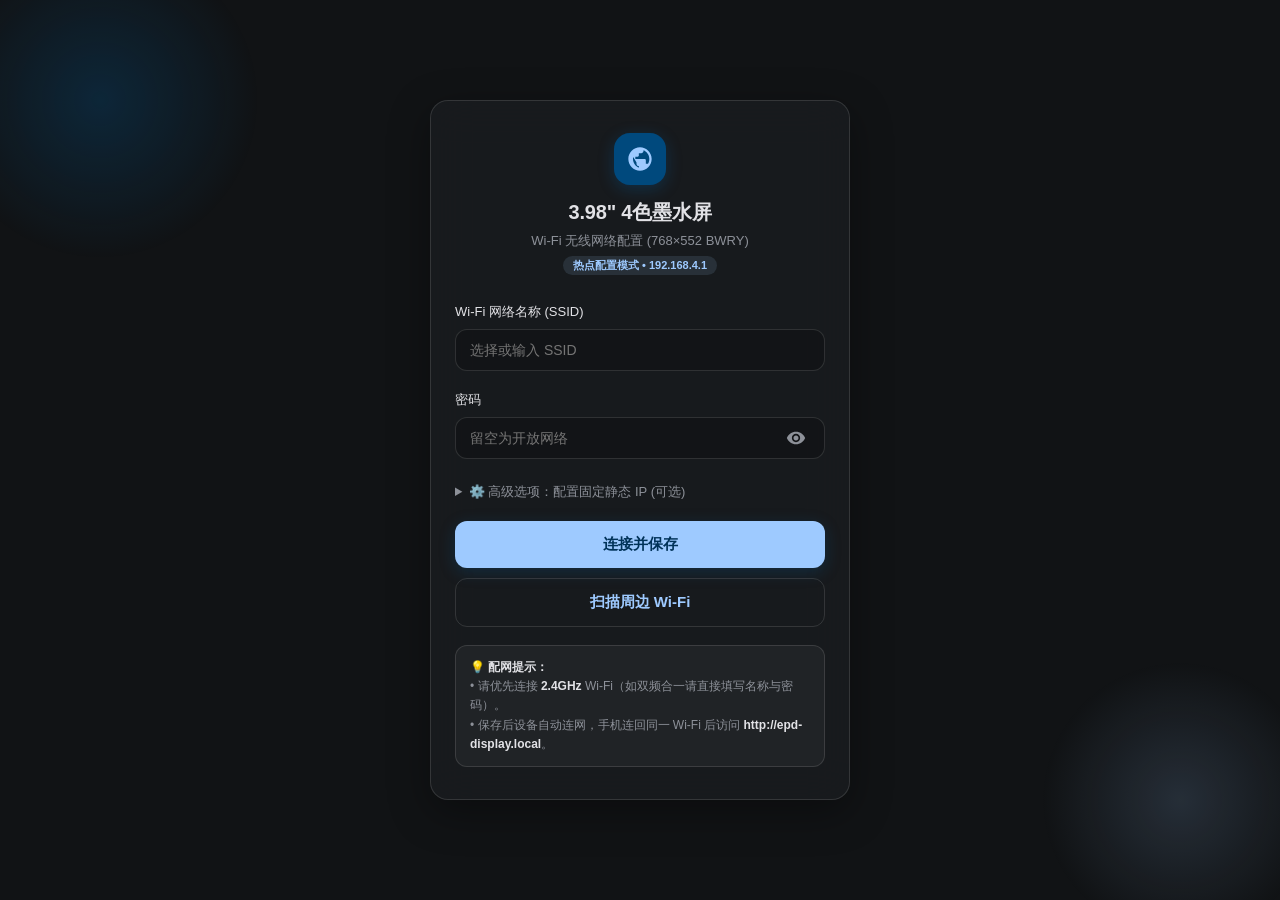
<file: web_assets/captive.html>
<!DOCTYPE html>
<html lang="zh-CN" data-theme="dark" data-color="blue">
<head>
  <meta charset="UTF-8">
  <meta name="viewport" content="width=device-width, initial-scale=1.0, maximum-scale=1.0, user-scalable=no">
  <title>3.98" 4色墨水屏 — 配网设置</title>
  <style>
    :root {
      --primary: #9ECAFF;
      --on-primary: #003258;
      --primary-container: #00497D;
      --bg: #111315;
      --surface: rgba(28, 30, 33, 0.7);
      --surface-border: rgba(255, 255, 255, 0.12);
      --text: #E2E2E6;
      --text-dim: #8D9199;
      --radius: 18px;
    }
    @media (prefers-color-scheme: light) {
      :root[data-theme="auto"] {
        --primary: #0061A4;
        --on-primary: #FFFFFF;
        --primary-container: #D1E4FF;
        --bg: #F8F9FD;
        --surface: rgba(255, 255, 255, 0.75);
        --surface-border: rgba(0, 0, 0, 0.08);
        --text: #1A1C1E;
        --text-dim: #73777F;
      }
    }
    * { box-sizing: border-box; margin: 0; padding: 0; font-family: -apple-system, BlinkMacSystemFont, "Segoe UI", Roboto, "Noto Sans SC", sans-serif; }
    body {
      background: var(--bg);
      color: var(--text);
      min-height: 100vh;
      display: flex;
      align-items: center;
      justify-content: center;
      padding: 20px;
      overflow-x: hidden;
      position: relative;
    }
    /* Ambient Glow Blobs */
    body::before {
      content: '';
      position: fixed;
      width: 320px;
      height: 320px;
      background: radial-gradient(circle, rgba(0, 97, 164, 0.25) 0%, transparent 70%);
      top: -60px;
      left: -60px;
      border-radius: 50%;
      pointer-events: none;
    }
    body::after {
      content: '';
      position: fixed;
      width: 280px;
      height: 280px;
      background: radial-gradient(circle, rgba(158, 202, 255, 0.15) 0%, transparent 70%);
      bottom: -40px;
      right: -40px;
      border-radius: 50%;
      pointer-events: none;
    }
    .card {
      width: 100%;
      max-width: 420px;
      background: var(--surface);
      backdrop-filter: blur(24px) saturate(150%);
      -webkit-backdrop-filter: blur(24px) saturate(150%);
      border: 1px solid var(--surface-border);
      border-radius: var(--radius);
      padding: 32px 24px;
      box-shadow: 0 12px 40px rgba(0, 0, 0, 0.35);
      position: relative;
      z-index: 10;
    }
    .header {
      text-align: center;
      margin-bottom: 28px;
    }
    .logo-badge {
      display: inline-flex;
      align-items: center;
      justify-content: center;
      width: 52px;
      height: 52px;
      background: var(--primary-container);
      color: var(--primary);
      border-radius: 16px;
      margin-bottom: 14px;
      box-shadow: 0 4px 16px rgba(0, 97, 164, 0.3);
    }
    .logo-badge svg { width: 28px; height: 28px; fill: currentColor; }
    h1 { font-size: 20px; font-weight: 600; margin-bottom: 6px; letter-spacing: -0.2px; }
    p.sub { font-size: 13px; color: var(--text-dim); }
    .form-group { margin-bottom: 20px; }
    label { display: block; font-size: 13px; font-weight: 500; margin-bottom: 8px; color: var(--text); }
    .input-wrap {
      display: flex;
      align-items: center;
      background: rgba(0, 0, 0, 0.2);
      border: 1px solid var(--surface-border);
      border-radius: 12px;
      padding: 0 14px;
      transition: all 0.2s ease;
    }
    .input-wrap:focus-within {
      border-color: var(--primary);
      box-shadow: 0 0 0 3px rgba(158, 202, 255, 0.25);
    }
    input, select {
      width: 100%;
      background: transparent;
      border: none;
      color: var(--text);
      font-size: 14px;
      padding: 12px 0;
      outline: none;
    }
    select option { background: #202224; color: #E2E2E6; }
    .btn {
      width: 100%;
      background: var(--primary);
      color: var(--on-primary);
      border: none;
      padding: 14px;
      border-radius: 12px;
      font-size: 15px;
      font-weight: 600;
      cursor: pointer;
      display: flex;
      align-items: center;
      justify-content: center;
      gap: 8px;
      transition: all 0.2s ease;
      box-shadow: 0 4px 16px rgba(0, 97, 164, 0.25);
    }
    .btn:hover { opacity: 0.92; transform: translateY(-1px); }
    .btn:active { transform: translateY(0); }
    .btn-secondary {
      background: transparent;
      color: var(--primary);
      border: 1px solid var(--surface-border);
      margin-top: 10px;
      box-shadow: none;
    }
    .btn-secondary:hover { background: rgba(255, 255, 255, 0.05); }
    .status-msg {
      margin-top: 16px;
      padding: 12px;
      border-radius: 10px;
      font-size: 13px;
      text-align: center;
      display: none;
    }
    .status-msg.success { background: rgba(76, 175, 80, 0.15); color: #81C784; border: 1px solid rgba(76, 175, 80, 0.3); display: block; }
    .status-msg.error { background: rgba(244, 67, 54, 0.15); color: #E57373; border: 1px solid rgba(244, 67, 54, 0.3); display: block; }
    .ip-tag {
      display: inline-block;
      margin-top: 6px;
      padding: 2px 10px;
      border-radius: 20px;
      background: rgba(158, 202, 255, 0.12);
      color: var(--primary);
      font-size: 11px;
      font-weight: 600;
    }
    .toggle-pwd {
      background: none;
      border: none;
      color: var(--text-dim);
      cursor: pointer;
      padding: 4px;
      display: flex;
      align-items: center;
    }
    .toggle-pwd svg { width: 20px; height: 20px; fill: currentColor; }
    .wifi-list {
      margin-top: 8px;
      background: rgba(0, 0, 0, 0.3);
      border: 1px solid var(--surface-border);
      border-radius: 12px;
      max-height: 160px;
      overflow-y: auto;
      display: none;
    }
    .wifi-item {
      padding: 10px 14px;
      font-size: 13px;
      display: flex;
      align-items: center;
      justify-content: space-between;
      border-bottom: 1px solid rgba(255, 255, 255, 0.05);
      cursor: pointer;
    }
    .wifi-item:last-child { border-bottom: none; }
    .wifi-item:hover, .wifi-item:active { background: rgba(158, 202, 255, 0.12); }
    .tips-box {
      margin-top: 18px;
      padding: 12px 14px;
      border-radius: 12px;
      background: rgba(255, 255, 255, 0.04);
      border: 1px solid var(--surface-border);
      font-size: 12px;
      line-height: 1.6;
      color: var(--text-dim);
    }
    .tips-box b { color: var(--text); }
  </style>
</head>
<body>
  <div class="card">
    <div class="header">
      <div class="logo-badge">
        <svg viewBox="0 0 24 24"><path d="M12 2C6.48 2 2 6.48 2 12s4.48 10 10 10 10-4.48 10-10S17.52 2 12 2zm1 17.93c-3.95-.49-7-3.85-7-7.93 0-.62.08-1.21.21-1.79L9 15v1c0 1.1.9 2 2 2v1.93zm6.9-2.54c-.26-.81-1-1.39-1.9-1.39h-1v-3c0-.55-.45-1-1-1H8v-2h2c.55 0 1-.45 1-1V7h2c1.1 0 2-.9 2-2v-.41c2.93 1.19 5 4.06 5 7.41 0 2.08-.8 3.97-2.1 5.39z"/></svg>
      </div>
      <h1>3.98" 4色墨水屏</h1>
      <p class="sub">Wi-Fi 无线网络配置 (768×552 BWRY)</p>

      <span class="ip-tag">热点配置模式 • 192.168.4.1</span>
    </div>

    <form id="wifiForm" onsubmit="saveWifi(event)">
      <div class="form-group">
        <label for="ssid">Wi-Fi 网络名称 (SSID)</label>
        <div class="input-wrap">
          <input type="text" id="ssid" placeholder="选择或输入 SSID" required autocomplete="off" autocorrect="off" autocapitalize="off" spellcheck="false">
        </div>
        <div id="wifiList" class="wifi-list"></div>
      </div>

      <div class="form-group">
        <label for="password">密码</label>
        <div class="input-wrap">
          <input type="password" id="password" placeholder="留空为开放网络" autocomplete="current-password">
          <button type="button" class="toggle-pwd" onclick="togglePassword()" title="显示/隐藏密码">
            <svg id="eyeIcon" viewBox="0 0 24 24"><path d="M12 4.5C7 4.5 2.73 7.61 1 12c1.73 4.39 6 7.5 11 7.5s9.27-3.11 11-7.5c-1.73-4.39-6-7.5-11-7.5zM12 17c-2.76 0-5-2.24-5-5s2.24-5 5-5 5 2.24 5 5-2.24 5-5 5zm0-8c-1.66 0-3 1.34-3 3s1.34 3 3 3 3-1.34 3-3-1.34-3-3-3z"/></svg>
          </button>
        </div>
      </div>

      <details style="margin-top: 14px; font-size: 13px; color: var(--text-dim);">
        <summary style="cursor: pointer; padding: 4px 0; user-select: none;">⚙️ 高级选项：配置固定静态 IP (可选)</summary>
        <div style="margin-top: 10px; display: flex; flex-direction: column; gap: 10px;">
          <div>
            <label style="font-size: 12px; margin-bottom: 4px;">静态 IP 地址 (如 192.168.31.200)</label>
            <div class="input-wrap"><input type="text" id="staticIp" placeholder="留空则使用自动 DHCP"></div>
          </div>
          <div>
            <label style="font-size: 12px; margin-bottom: 4px;">网关地址 (如 192.168.31.1)</label>
            <div class="input-wrap"><input type="text" id="gateway" placeholder="留空则使用默认网关"></div>
          </div>
          <div>
            <label style="font-size: 12px; margin-bottom: 4px;">子网掩码 (默认 255.255.255.0)</label>
            <div class="input-wrap"><input type="text" id="subnet" placeholder="255.255.255.0"></div>
          </div>
        </div>
      </details>

      <button type="submit" class="btn" id="btnSave" style="margin-top: 16px;">
        <span>连接并保存</span>
      </button>

      <button type="button" class="btn btn-secondary" id="btnScan" onclick="scanWifi()">
        <span>扫描周边 Wi-Fi</span>
      </button>
    </form>

    <div class="tips-box">
      <b>💡 配网提示：</b><br>
      • 请优先连接 <b>2.4GHz</b> Wi-Fi（如双频合一请直接填写名称与密码）。<br>
      • 保存后设备自动连网，手机连回同一 Wi-Fi 后访问 <b>http://epd-display.local</b>。
    </div>

    <div id="status" class="status-msg"></div>
  </div>

  <script>
    function togglePassword() {
      const pwd = document.getElementById('password');
      const isPwd = pwd.type === 'password';
      pwd.type = isPwd ? 'text' : 'password';
      const eye = document.getElementById('eyeIcon');
      if (isPwd) {
        eye.innerHTML = '<path d="M12 7c2.76 0 5 2.24 5 5 0 .65-.13 1.26-.36 1.83l2.92 2.92c1.51-1.26 2.7-2.89 3.44-4.75-1.73-4.39-6-7.5-11-7.5-1.4 0-2.74.25-3.98.7l2.16 2.16C10.74 7.13 11.35 7 12 7zM2 4.27l2.28 2.28.46.46C3.08 8.3 1.78 10.02 1 12c1.73 4.39 6 7.5 11 7.5 1.55 0 3.03-.3 4.38-.84l.42.42L19.73 22 21 20.73 3.27 3 2 4.27zM7.53 9.8l1.55 1.55c-.05.21-.08.43-.08.65 0 1.66 1.34 3 3 3 .22 0 .44-.03.65-.08l1.55 1.55c-.67.33-1.41.53-2.2.53-2.76 0-5-2.24-5-5 0-.79.2-1.53.53-2.2zm4.31-.78l3.15 3.15.02-.16c0-1.66-1.34-3-3-3l-.17.01z"/>';
      } else {
        eye.innerHTML = '<path d="M12 4.5C7 4.5 2.73 7.61 1 12c1.73 4.39 6 7.5 11 7.5s9.27-3.11 11-7.5c-1.73-4.39-6-7.5-11-7.5zM12 17c-2.76 0-5-2.24-5-5s2.24-5 5-5 5 2.24 5 5-2.24 5-5 5zm0-8c-1.66 0-3 1.34-3 3s1.34 3 3 3 3-1.34 3-3-1.34-3-3-3z"/>';
      }
    }

    async function scanWifi() {
      const btn = document.getElementById('btnScan');
      const listDiv = document.getElementById('wifiList');
      const statusDiv = document.getElementById('status');
      const oldHtml = btn.innerHTML;
      btn.innerHTML = '<span class="spinner"></span> 正在扫描...';
      btn.disabled = true;
      listDiv.style.display = 'none';
      listDiv.innerHTML = '';
      try {
        const res = await fetch('/api/wifi/scan', { method: 'POST' });
        const list = await res.json();
        if (Array.isArray(list) && list.length > 0) {
          list.forEach(item => {
            const name = item.ssid || item;
            if (!name) return;
            const row = document.createElement('div');
            row.className = 'wifi-item';
            row.innerHTML = `<span class="wifi-name">${name}</span><span class="wifi-rssi">${item.rssi ? item.rssi + ' dBm' : ''}</span>`;
            row.onclick = () => {
              document.getElementById('ssid').value = name;
              listDiv.style.display = 'none';
              document.getElementById('password').focus();
            };
            listDiv.appendChild(row);
          });
          listDiv.style.display = 'block';
        } else {
          statusDiv.className = 'status-msg';
          statusDiv.style.background = 'rgba(255, 255, 255, 0.05)';
          statusDiv.style.color = 'var(--text-dim)';
          statusDiv.style.border = '1px solid var(--surface-border)';
          statusDiv.innerText = '💡 未扫描到周边网络，请直接在上方手动输入 Wi-Fi 名称与密码。';
          statusDiv.style.display = 'block';
        }
      } catch (err) {
        statusDiv.className = 'status-msg';
        statusDiv.style.background = 'rgba(255, 255, 255, 0.05)';
        statusDiv.style.color = 'var(--text-dim)';
        statusDiv.style.border = '1px solid var(--surface-border)';
        statusDiv.innerText = '💡 请直接在上方手动输入 Wi-Fi 名称与密码进行连接。';
        statusDiv.style.display = 'block';
      } finally {
        btn.innerHTML = oldHtml;
        btn.disabled = false;
      }
    }

    async function saveWifi(e) {
      e.preventDefault();
      const ssid = document.getElementById('ssid').value.trim();
      const password = document.getElementById('password').value;
      const staticIp = document.getElementById('staticIp').value.trim();
      const gateway = document.getElementById('gateway').value.trim();
      const subnet = document.getElementById('subnet').value.trim();
      const statusDiv = document.getElementById('status');
      const btn = document.getElementById('btnSave');

      btn.disabled = true;
      btn.innerHTML = '<span class="spinner"></span> 保存中...';
      statusDiv.className = 'status-msg';
      statusDiv.style.display = 'none';

      try {
        const res = await fetch('/api/wifi/save', {
          method: 'POST',
          headers: { 'Content-Type': 'application/json' },
          body: JSON.stringify({
            ssid,
            password: password || null,
            static_ip: staticIp || null,
            gateway: gateway || null,
            subnet: subnet || null
          })
        });
        if (!res.ok) throw new Error('网关响应错误: ' + res.status);
        statusDiv.className = 'status-msg success';
        statusDiv.innerHTML = `
          <div style="text-align: left; font-size: 13px; line-height: 1.7;">
            <p style="font-size: 15px; font-weight: 700; color: #81C784; margin-bottom: 6px;">🎉 Wi-Fi 配置已保存！</p>
            <p>设备正在重启并连接您的路由器。请将手机/电脑<b>切回家庭 Wi-Fi</b>，通过以下任意方式进入控制台：</p>
            <div style="margin-top: 10px; padding: 10px; background: rgba(0,0,0,0.3); border-radius: 10px; border: 1px solid rgba(255,255,255,0.08);">
              <p><b>① 推荐方式（免记 IP，局域网直连）</b>：<br>直接在浏览器打开：<br><a href="http://epd-display.local" target="_blank" style="color:var(--primary);font-weight:700;font-size:14px;text-decoration:underline;">http://epd-display.local</a><br><small style="color:var(--text-dim)">（支持 Windows 10/11、macOS、安卓等设备自动解析）</small></p>
              <p style="margin-top: 8px;"><b>② 路由器后台查看分配的 IP</b>：<br>打开路由器管理后台，在已连设备列表中查找设备名为 <b>epd-display</b> 的设备。</p>
              <p style="margin-top: 8px;"><b>③ 电脑终端 Ping 探测</b>：<br>在电脑 CMD / PowerShell 运行：<br><code style="background:rgba(255,255,255,0.1);padding:2px 6px;border-radius:4px;">ping epd-display.local</code><br>终端会立即返回 DHCP 分配的具体 IP 地址。</p>
            </div>
          </div>
        `;
        statusDiv.style.display = 'block';
        document.getElementById('wifiForm').style.display = 'none';
      } catch (err) {
        statusDiv.className = 'status-msg error';
        statusDiv.innerText = '保存失败: ' + err.message;
        statusDiv.style.display = 'block';
        btn.disabled = false;
        btn.innerHTML = '<span>连接并保存</span>';
      }
    }
  </script>
</body>
</html>
</file>
<file: cf_pages/css/theme.css>
/**
 * 3.98" BWRY E-Paper Open Smart Badge & Ita-Bag
 * Theme & Color Tokens (Material Design 3)
 * Copyright (c) 2026 ZGQ Inc. Licensed under the MIT License.
 */

:root {
  --md-sys-color-primary: #005ac1;
  --md-sys-color-on-primary: #ffffff;
  --md-sys-color-primary-container: #d8e2ff;
  --md-sys-color-on-primary-container: #001a41;
  --md-sys-color-surface: #fdfcff;
  --md-sys-color-on-surface: #1a1c1e;
  --md-sys-color-surface-container: #f1f4f9;
  --md-sys-color-surface-container-high: #ebeef3;
  --md-sys-color-surface-container-highest: #e2e7ec;
  --md-sys-color-outline: #74777f;
  --md-sys-color-outline-variant: #c4c6d0;
  --md-sys-color-error: #ba1a1a;
  --md-sys-color-success: #2e7d32;
  --md-sys-color-warning: #b26a00;

  /* E-Ink Physical BWRY Colors */
  --epd-black: #000000;
  --epd-white: #ffffff;
  --epd-yellow: #f4c430;
  --epd-red: #d32f2f;

  /* Elevation Shadows */
  --shadow-1: 0 1px 3px rgba(0, 0, 0, 0.12), 0 1px 2px rgba(0, 0, 0, 0.08);
  --shadow-2: 0 4px 8px rgba(0, 0, 0, 0.14), 0 2px 4px rgba(0, 0, 0, 0.08);
  --shadow-3: 0 8px 16px rgba(0, 0, 0, 0.16), 0 4px 8px rgba(0, 0, 0, 0.1);

  /* Geometry */
  --radius-sm: 8px;
  --radius-md: 12px;
  --radius-lg: 16px;
  --radius-xl: 24px;
}

[data-theme="dark"] {
  --md-sys-color-primary: #a8c7fa;
  --md-sys-color-on-primary: #002d6f;
  --md-sys-color-primary-container: #004396;
  --md-sys-color-on-primary-container: #d8e2ff;
  --md-sys-color-surface: #121316;
  --md-sys-color-on-surface: #e2e2e6;
  --md-sys-color-surface-container: #1e2024;
  --md-sys-color-surface-container-high: #282a2f;
  --md-sys-color-surface-container-highest: #33353a;
  --md-sys-color-outline: #8e9099;
  --md-sys-color-outline-variant: #44474e;
  --md-sys-color-error: #ffb4ab;
  --md-sys-color-success: #81c784;
  --md-sys-color-warning: #ffb74d;

  --shadow-1: 0 1px 4px rgba(0, 0, 0, 0.4);
  --shadow-2: 0 4px 10px rgba(0, 0, 0, 0.5);
  --shadow-3: 0 8px 20px rgba(0, 0, 0, 0.6);
}

* {
  box-sizing: border-box;
  -webkit-tap-highlight-color: transparent;
}

body {
  margin: 0;
  padding: 0;
  font-family: -apple-system, BlinkMacSystemFont, "Segoe UI", Roboto, "PingFang SC", "Hiragino Sans GB", "Microsoft YaHei", sans-serif;
  background-color: var(--md-sys-color-surface);
  color: var(--md-sys-color-on-surface);
  min-height: 100vh;
  display: flex;
  flex-direction: column;
  transition: background-color 0.2s ease, color 0.2s ease;
}
</file>
<file: cf_pages/css/layout.css>
/**
 * 3.98" BWRY E-Paper Open Smart Badge & Ita-Bag
 * Layout & Responsive Multi-Device Styles (Material Design 3)
 * Copyright (c) 2026 ZGQ Inc. Licensed under the MIT License.
 */

/* 
 * 1. Global Header
 *  */
header {
  background: var(--md-sys-color-surface-container);
  border-bottom: 1px solid var(--md-sys-color-outline-variant);
  padding: 12px 20px;
  display: flex;
  justify-content: space-between;
  align-items: center;
  position: sticky;
  top: 0;
  z-index: 100;
  backdrop-filter: blur(12px);
  -webkit-backdrop-filter: blur(12px);
}

.brand {
  font-size: 16px;
  font-weight: 700;
  display: flex;
  align-items: center;
  gap: 10px;
  letter-spacing: -0.2px;
}

.brand-badge {
  font-size: 11px;
  font-weight: 700;
  background: var(--md-sys-color-primary-container);
  color: var(--md-sys-color-on-primary-container);
  padding: 2px 8px;
  border-radius: 6px;
  letter-spacing: 0.5px;
}

.header-right {
  display: flex;
  align-items: center;
  gap: 10px;
}

/* 
 * 2. Top Connectivity & Status Bar Cards
 *  */
.conn-banner,
.ble-banner {
  background: var(--md-sys-color-surface-container-high);
  margin: 12px 16px 8px 16px;
  border-radius: var(--radius-md);
  padding: 12px 16px;
  display: flex;
  justify-content: space-between;
  align-items: center;
  box-shadow: var(--shadow-1);
  border: 1px solid var(--md-sys-color-outline-variant);
  flex-wrap: wrap;
  gap: 10px;
  transition: all 0.2s cubic-bezier(0.4, 0, 0.2, 1);
}

.conn-left {
  display: flex;
  flex-direction: column;
  gap: 2px;
}

.conn-title-row {
  display: flex;
  align-items: center;
  gap: 8px;
  font-size: 13px;
  font-weight: 700;
}

.conn-status-dot,
.ble-status-dot {
  width: 10px;
  height: 10px;
  border-radius: 50%;
  display: inline-block;
  background-color: #888888;
  box-shadow: 0 0 6px rgba(0, 0, 0, 0.25);
  flex-shrink: 0;
  transition: background-color 0.3s ease, box-shadow 0.3s ease;
}

.conn-status-dot.connected,
.ble-status-dot.connected {
  background-color: #4caf50;
  box-shadow: 0 0 8px #4caf50;
}

.conn-status-dot.connecting,
.ble-status-dot.connecting {
  background-color: #ff9800;
  animation: pulse-dot 1.2s infinite;
}

@keyframes pulse-dot {
  0%, 100% { opacity: 1; transform: scale(1); }
  50% { opacity: 0.4; transform: scale(0.85); }
}

.conn-subtext {
  font-size: 11px;
  color: var(--md-sys-color-outline);
  padding-left: 18px;
}

.conn-right {
  display: flex;
  align-items: center;
  gap: 8px;
  flex-wrap: wrap;
}

/* Secondary Connection Bar */
.network-sub-bar {
  margin: 0 16px 8px 16px;
  padding: 8px 16px;
  border-radius: var(--radius-md);
  background: var(--md-sys-color-surface-container);
  font-size: 12px;
  color: var(--md-sys-color-outline);
  display: flex;
  justify-content: space-between;
  align-items: center;
  border: 1px solid var(--md-sys-color-outline-variant);
  box-shadow: var(--shadow-1);
  flex-wrap: wrap;
  gap: 8px;
}

.network-sub-left {
  display: flex;
  align-items: center;
  gap: 8px;
}

.lan-ip-badge {
  font-weight: 700;
  color: var(--md-sys-color-primary);
  font-family: monospace;
  font-size: 12px;
}

.lan-console-link {
  color: var(--md-sys-color-primary);
  text-decoration: none;
  font-weight: 600;
  margin-left: 4px;
  border-bottom: 1px dashed var(--md-sys-color-primary);
  padding-bottom: 1px;
}

.lan-console-link:hover {
  opacity: 0.8;
}

.network-sub-right {
  display: flex;
  align-items: center;
  gap: 6px;
}

/* 4-Way Display Orientation Bar */
.orientation-bar {
  margin: 0 16px 12px 16px;
  padding: 8px 16px;
  border-radius: var(--radius-md);
  background: var(--md-sys-color-surface);
  border: 1px solid var(--md-sys-color-outline-variant);
  display: flex;
  justify-content: space-between;
  align-items: center;
  box-shadow: var(--shadow-1);
  flex-wrap: wrap;
  gap: 8px;
}

.orientation-left {
  display: flex;
  align-items: center;
  gap: 8px;
  font-size: 12px;
  font-weight: 700;
  color: var(--md-sys-color-on-surface);
}

.orientation-badge {
  font-size: 11px;
  font-weight: 700;
  padding: 2px 8px;
  border-radius: 10px;
  background: var(--md-sys-color-primary-container);
  color: var(--md-sys-color-on-primary-container);
  font-family: monospace;
}

.orientation-chips {
  display: flex;
  gap: 6px;
  flex-wrap: wrap;
}

/* Transmission Progress Bar */
.progress-bar-wrap {
  margin: 0 16px 8px 16px;
  height: 6px;
  background: var(--md-sys-color-surface-container-highest);
  border-radius: 3px;
  overflow: hidden;
  display: none;
}

.progress-bar {
  width: 0%;
  height: 100%;
  background: var(--md-sys-color-primary);
  transition: width 0.15s ease;
}

.transfer-msg {
  margin: -4px 16px 8px 16px;
  font-size: 11px;
  font-weight: 600;
  color: var(--md-sys-color-primary);
  min-height: 16px;
}

/* 
 * 3. Responsive Sliding Tab Bar Navigation with Scroll Hint
 *  */
.tab-scroll-wrapper {
  position: relative;
  margin: 4px 16px 14px 16px;
}

.tab-scroll-container {
  position: relative;
  width: 100%;
  overflow-x: auto;
  overflow-y: hidden;
  -webkit-overflow-scrolling: touch;
  scrollbar-width: none;
  scroll-behavior: smooth;
  padding: 4px 2px;
}

.tab-scroll-container::-webkit-scrollbar {
  display: none;
}

/* Gradient Fade Masks on Left & Right */
.tab-scroll-wrapper::before,
.tab-scroll-wrapper::after {
  content: '';
  position: absolute;
  top: 4px;
  bottom: 4px;
  width: 28px;
  pointer-events: none;
  z-index: 10;
  opacity: 0;
  transition: opacity 0.25s ease;
}

.tab-scroll-wrapper::before {
  left: 0;
  background: linear-gradient(to right, var(--md-sys-color-surface), transparent);
}

.tab-scroll-wrapper::after {
  right: 0;
  background: linear-gradient(to left, var(--md-sys-color-surface), transparent);
}

.tab-scroll-wrapper.has-scroll-left::before {
  opacity: 1;
}

.tab-scroll-wrapper.has-scroll-right::after {
  opacity: 1;
}

/* Tab Bar Base */
.tab-nav {
  display: inline-flex;
  gap: 8px;
  padding: 4px;
  background: var(--md-sys-color-surface-container);
  border-radius: var(--radius-lg);
  border: 1px solid var(--md-sys-color-outline-variant);
  white-space: nowrap;
}

.tab-btn {
  display: inline-flex;
  align-items: center;
  gap: 6px;
  padding: 8px 16px;
  border-radius: var(--radius-md);
  border: none;
  background: transparent;
  color: var(--md-sys-color-on-surface);
  font-size: 13px;
  font-weight: 600;
  cursor: pointer;
  white-space: nowrap;
  flex-shrink: 0;
  touch-action: manipulation;
  -webkit-tap-highlight-color: transparent;
  transition: all 0.2s cubic-bezier(0.4, 0, 0.2, 1);
  user-select: none;
}

.tab-btn:hover {
  background: var(--md-sys-color-surface-container-high);
}

.tab-btn:active {
  transform: scale(0.97);
}

.tab-btn.active {
  background: var(--md-sys-color-primary);
  color: var(--md-sys-color-on-primary);
  box-shadow: var(--shadow-1);
}

/* Mobile Slide Hint Tooltip */
.tab-scroll-hint {
  display: none;
  align-items: center;
  justify-content: space-between;
  background: var(--md-sys-color-primary-container);
  color: var(--md-sys-color-on-primary-container);
  font-size: 11px;
  font-weight: 600;
  padding: 5px 12px;
  border-radius: 20px;
  margin-bottom: 6px;
  animation: fadeIn 0.3s ease;
  box-shadow: var(--shadow-2);
}

.tab-scroll-hint span {
  display: flex;
  align-items: center;
  gap: 6px;
}

.tab-scroll-hint .hint-close {
  background: transparent;
  border: none;
  color: inherit;
  font-size: 15px;
  cursor: pointer;
  padding: 0 4px;
  line-height: 1;
}

/* 
 * 4. Main Container & Tab Panes
 *  */
main {
  flex: 1;
  padding: 0 16px 24px 16px;
  max-width: 1400px;
  margin: 0 auto;
  width: 100%;
}

.tab-pane,
.tab-view {
  display: none;
  animation: fadeIn 0.25s cubic-bezier(0.4, 0, 0.2, 1);
}

.tab-pane.active,
.tab-view.active {
  display: block;
}

@keyframes fadeIn {
  from { opacity: 0; transform: translateY(4px); }
  to { opacity: 1; transform: translateY(0); }
}

/* 
 * 5. Footer
 *  */
.app-footer {
  margin-top: auto;
  border-top: 1px solid var(--md-sys-color-outline-variant);
  background: var(--md-sys-color-surface-container);
  padding: 18px 20px;
  text-align: center;
  font-size: 13px;
  color: var(--md-sys-color-outline);
}

.footer-links {
  display: flex;
  justify-content: center;
  align-items: center;
  gap: 16px;
  margin-bottom: 8px;
  flex-wrap: wrap;
}

.footer-links a {
  color: var(--md-sys-color-primary);
  text-decoration: none;
  font-weight: 500;
  display: inline-flex;
  align-items: center;
  gap: 4px;
  transition: opacity 0.2s;
}

.footer-links a:hover {
  text-decoration: underline;
  opacity: 0.85;
}

.footer-sep {
  color: var(--md-sys-color-outline-variant);
}

.footer-copy {
  font-size: 12px;
  color: var(--md-sys-color-outline);
}

/* 
 * 6. Responsive Mobile Navigation
 *  */
@media (max-width: 640px) {
  header {
    padding: 10px 14px;
  }
  .brand {
    font-size: 14px;
  }

  .conn-banner,
  .ble-banner {
    margin: 8px 10px 6px 10px;
    padding: 10px 12px;
    gap: 8px;
  }
  .conn-right {
    width: 100%;
    justify-content: flex-start;
  }

  .network-sub-bar {
    margin: 0 10px 6px 10px;
    padding: 8px 12px;
    gap: 6px;
  }

  .orientation-bar {
    margin: 0 10px 10px 10px;
    padding: 8px 12px;
    gap: 6px;
  }

  /* Fixed Bottom Sliding Navigation Bar */
  .tab-scroll-wrapper {
    position: fixed;
    bottom: 0;
    left: 0;
    right: 0;
    z-index: 1000;
    margin: 0;
    background: var(--md-sys-color-surface-container);
    border-top: 1px solid var(--md-sys-color-outline-variant);
    border-bottom: none;
    box-shadow: 0 -4px 16px rgba(0, 0, 0, 0.28);
    padding-bottom: env(safe-area-inset-bottom, 8px);
    padding-top: 6px;
    backdrop-filter: blur(16px);
    -webkit-backdrop-filter: blur(16px);
  }

  .tab-scroll-container {
    overflow-x: auto;
    scrollbar-width: none;
    -webkit-overflow-scrolling: touch;
    padding: 2px 10px;
  }

  /* Gradient edge masks */
  .tab-scroll-wrapper::before,
  .tab-scroll-wrapper::after {
    top: 0;
    bottom: env(safe-area-inset-bottom, 8px);
    width: 28px;
    pointer-events: none;
    z-index: 10;
  }

  .tab-scroll-wrapper::before {
    left: 0;
    background: linear-gradient(to right, var(--md-sys-color-surface-container), transparent);
  }

  .tab-scroll-wrapper::after {
    right: 0;
    background: linear-gradient(to left, var(--md-sys-color-surface-container), transparent);
  }

  .tab-nav {
    display: inline-flex;
    background: transparent;
    border: none;
    padding: 0 2px;
    gap: 6px;
    white-space: nowrap;
  }

  /* Touch-friendly tab buttons */
  .tab-btn {
    min-height: 42px;
    padding: 8px 14px;
    font-size: 13px;
    border-radius: var(--radius-xl);
    touch-action: manipulation;
    -webkit-tap-highlight-color: transparent;
    display: inline-flex;
    align-items: center;
    justify-content: center;
    flex-shrink: 0;
  }

  .tab-btn.active {
    background: var(--md-sys-color-primary);
    color: var(--md-sys-color-on-primary);
    box-shadow: var(--shadow-2);
  }

  /* Floating swipe hint banner above bottom nav bar */
  .tab-scroll-hint {
    display: flex;
    position: absolute;
    bottom: calc(100% + 8px);
    left: 50%;
    transform: translateX(-50%);
    z-index: 1001;
    white-space: nowrap;
    border: 1px solid var(--md-sys-color-outline-variant);
    box-shadow: var(--shadow-3);
    margin-bottom: 0;
    pointer-events: auto;
  }

  /* Safe padding on body and main to avoid occlusion */
  body {
    padding-bottom: calc(78px + env(safe-area-inset-bottom, 8px));
  }

  main {
    padding: 0 10px calc(78px + env(safe-area-inset-bottom, 8px)) 10px;
  }

  .app-footer {
    padding-bottom: calc(24px + env(safe-area-inset-bottom, 8px));
  }
}

/* Tablets (641px - 1024px) */
@media (min-width: 641px) and (max-width: 1024px) {
  .grid-2col {
    grid-template-columns: repeat(2, 1fr) !important;
  }
  .tab-scroll-wrapper {
    margin: 6px 14px 12px 14px;
  }
}

/* Desktop (>= 1025px) */
@media (min-width: 1025px) {
  .tab-scroll-wrapper::before,
  .tab-scroll-wrapper::after {
    display: none;
  }
  .tab-nav {
    display: flex;
    justify-content: flex-start;
  }
}
</file>
<file: cf_pages/css/components.css>
/**
 * 3.98" BWRY E-Paper Open Smart Badge & Ita-Bag
 * Components (Material Design 3 Tokens, Buttons, Chips, Modals, Swatches, Toasts)
 * Copyright (c) 2026 ZGQ Inc. Licensed under the MIT License.
 */

/* 
 * 1. Cards
 *  */
.m3-card,
.pwa-card {
  background: var(--md-sys-color-surface-container);
  border: 1px solid var(--md-sys-color-outline-variant);
  border-radius: var(--radius-lg);
  padding: 18px 20px;
  box-shadow: var(--shadow-1);
  margin-bottom: 16px;
  transition: box-shadow 0.2s ease, border-color 0.2s ease;
}

.m3-card-title,
.card-title {
  margin-top: 0;
  margin-bottom: 12px;
  font-size: 15px;
  font-weight: 700;
  display: flex;
  align-items: center;
  justify-content: space-between;
  gap: 8px;
  letter-spacing: -0.1px;
}

.card-subtitle {
  font-size: 12px;
  color: var(--md-sys-color-outline);
  margin-top: -6px;
  margin-bottom: 12px;
  line-height: 1.4;
}

/* 
 * 2. Buttons
 *  */
.m3-btn,
.btn {
  display: inline-flex;
  align-items: center;
  justify-content: center;
  gap: 8px;
  padding: 8px 18px;
  border-radius: var(--radius-md);
  border: none;
  font-size: 13px;
  font-weight: 600;
  cursor: pointer;
  transition: all 0.18s cubic-bezier(0.4, 0, 0.2, 1);
  background: var(--md-sys-color-primary);
  color: var(--md-sys-color-on-primary);
  text-decoration: none;
  user-select: none;
  touch-action: manipulation;
  -webkit-tap-highlight-color: transparent;
}

.m3-btn:hover,
.btn:hover {
  box-shadow: var(--shadow-2);
  filter: brightness(1.05);
}

.m3-btn:active,
.btn:active {
  transform: scale(0.97);
  filter: brightness(0.95);
}

.m3-btn.outlined,
.btn-outlined {
  background: transparent;
  color: var(--md-sys-color-on-surface);
  border: 1px solid var(--md-sys-color-outline-variant);
}

.m3-btn.outlined:hover,
.btn-outlined:hover {
  background: var(--md-sys-color-surface-container-high);
  border-color: var(--md-sys-color-primary);
}

.m3-btn.tonal,
.btn-tonal {
  background: var(--md-sys-color-primary-container);
  color: var(--md-sys-color-on-primary-container);
  border: 1px solid transparent;
}

.m3-btn.tonal:hover,
.btn-tonal:hover {
  filter: brightness(1.06);
}

.m3-btn.active,
.btn.active,
.wireless-opt-btn.active {
  background: var(--md-sys-color-primary) !important;
  color: var(--md-sys-color-on-primary) !important;
  font-weight: 700 !important;
  border-color: var(--md-sys-color-primary) !important;
  box-shadow: 0 0 0 2px var(--md-sys-color-primary-container) !important;
}

.m3-btn.danger,
.btn-danger {
  background: var(--md-sys-color-error);
  color: #ffffff;
}

.m3-btn.small,
.btn-sm {
  padding: 5px 12px;
  font-size: 12px;
  border-radius: var(--radius-sm);
  gap: 4px;
}

.m3-btn.btn-full,
.btn-full {
  width: 100%;
  margin-top: 14px;
  padding: 11px 18px;
  font-size: 14px;
  border-radius: var(--radius-md);
}

.icon-btn {
  background: transparent;
  border: 1px solid var(--md-sys-color-outline-variant);
  color: var(--md-sys-color-on-surface);
  border-radius: 50%;
  width: 36px;
  height: 36px;
  display: inline-flex;
  align-items: center;
  justify-content: center;
  cursor: pointer;
  transition: all 0.2s cubic-bezier(0.4, 0, 0.2, 1);
}

.icon-btn:hover {
  background: var(--md-sys-color-surface-container-high);
}

.icon-btn:active {
  transform: scale(0.92);
}

/* 
 * 3. Chips & Chip Groups
 *  */
.chip-group {
  display: flex;
  gap: 8px;
  overflow-x: auto;
  scrollbar-width: none;
  padding: 4px 0;
  margin-bottom: 10px;
  -webkit-overflow-scrolling: touch;
}

.chip-group::-webkit-scrollbar {
  display: none;
}

.chip {
  padding: 6px 14px;
  border-radius: var(--radius-xl);
  font-size: 12px;
  font-weight: 600;
  background: var(--md-sys-color-surface);
  border: 1px solid var(--md-sys-color-outline-variant);
  color: var(--md-sys-color-on-surface);
  white-space: nowrap;
  cursor: pointer;
  transition: all 0.18s cubic-bezier(0.4, 0, 0.2, 1);
  user-select: none;
  touch-action: manipulation;
  display: inline-flex;
  align-items: center;
  gap: 4px;
}

.chip:hover {
  background: var(--md-sys-color-surface-container-high);
}

.chip:active {
  transform: scale(0.95);
}

.chip.active {
  background: var(--md-sys-color-primary);
  color: var(--md-sys-color-on-primary);
  border-color: var(--md-sys-color-primary);
  box-shadow: var(--shadow-1);
}

/* 
 * 4. Form Controls & Inputs
 *  */
.form-group {
  margin-bottom: 12px;
}

.form-label,
label {
  display: block;
  font-size: 12px;
  font-weight: 600;
  margin-bottom: 5px;
  color: var(--md-sys-color-outline);
}

.m3-input,
.m3-select,
.m3-textarea,
input[type="text"],
input[type="number"],
input[type="password"],
input[type="file"],
select,
textarea {
  width: 100%;
  padding: 9px 12px;
  border-radius: var(--radius-sm);
  border: 1px solid var(--md-sys-color-outline-variant);
  background: var(--md-sys-color-surface);
  color: var(--md-sys-color-on-surface);
  font-size: 13px;
  font-family: inherit;
  outline: none;
  transition: border-color 0.2s, box-shadow 0.2s;
  box-sizing: border-box;
}

.m3-input:focus,
.m3-select:focus,
.m3-textarea:focus,
input[type="text"]:focus,
input[type="password"]:focus,
select:focus,
textarea:focus {
  border-color: var(--md-sys-color-primary);
  box-shadow: 0 0 0 2px var(--md-sys-color-primary-container);
}

.m3-input::placeholder,
.m3-textarea::placeholder,
input::placeholder,
textarea::placeholder {
  color: var(--md-sys-color-outline);
  opacity: 0.7;
}

.m3-textarea,
textarea {
  resize: vertical;
  min-height: 70px;
}

input[type="range"] {
  width: 100%;
  height: 6px;
  border-radius: 3px;
  background: var(--md-sys-color-surface-container-highest);
  outline: none;
  touch-action: pan-y;
  cursor: pointer;
  -webkit-appearance: none;
  appearance: none;
}

input[type="range"]::-webkit-slider-thumb {
  -webkit-appearance: none;
  width: 20px;
  height: 20px;
  border-radius: 50%;
  background: var(--md-sys-color-primary);
  box-shadow: var(--shadow-1);
  cursor: pointer;
  transition: transform 0.15s ease;
}

input[type="range"]::-webkit-slider-thumb:active {
  transform: scale(1.2);
}

input[type="range"]::-moz-range-thumb {
  width: 20px;
  height: 20px;
  border-radius: 50%;
  background: var(--md-sys-color-primary);
  border: none;
  box-shadow: var(--shadow-1);
  cursor: pointer;
}

/* 
 * 5. Palette Swatches & Native Color Picker
 *  */
.swatch-row {
  display: flex;
  gap: 8px;
  align-items: center;
  flex-wrap: wrap;
  margin-bottom: 8px;
}

.swatch-item,
.palette-btn,
.color-swatch {
  width: 32px;
  height: 32px;
  border-radius: 50%;
  border: 2px solid var(--md-sys-color-outline-variant);
  cursor: pointer;
  display: inline-block;
  transition: transform 0.18s cubic-bezier(0.4, 0, 0.2, 1), box-shadow 0.18s;
  touch-action: manipulation;
  flex-shrink: 0;
  box-sizing: border-box;
}

.swatch-item:hover,
.palette-btn:hover,
.color-swatch:hover {
  transform: scale(1.12);
}

.swatch-item.active,
.palette-btn.active,
.color-swatch.active {
  transform: scale(1.18);
  border-color: var(--md-sys-color-primary);
  box-shadow: 0 0 0 3px var(--md-sys-color-primary-container);
}

.native-color-picker,
#nativeColorPicker {
  width: 34px;
  height: 34px;
  border-radius: 25%;
  border: 4px solid var(--md-sys-color-outline-variant);
  padding: 0;
  cursor: pointer;
  background: transparent;
  outline: none;
  -webkit-appearance: none;
  appearance: none;
  overflow: hidden;
}

.native-color-picker::-webkit-color-swatch-wrapper,
#nativeColorPicker::-webkit-color-swatch-wrapper {
  padding: 0;
}

.native-color-picker::-webkit-color-swatch,
#nativeColorPicker::-webkit-color-swatch {
  border: none;
  border-radius: 10%;
}

/* 
 * 6. Modal Dialogs
 *  */
.modal-overlay,
.modal-backdrop {
  position: fixed;
  top: 0;
  left: 0;
  right: 0;
  bottom: 0;
  background: rgba(0, 0, 0, 0.65);
  backdrop-filter: blur(6px);
  -webkit-backdrop-filter: blur(6px);
  z-index: 2000;
  display: none;
  align-items: center;
  justify-content: center;
  padding: 16px;
  animation: fadeIn 0.2s ease;
}

.modal-overlay.active,
.modal-backdrop.open,
.modal-backdrop.active {
  display: flex;
}

.modal-card,
.modal-sheet {
  background: var(--md-sys-color-surface);
  border: 1px solid var(--md-sys-color-outline-variant);
  border-radius: var(--radius-xl);
  padding: 22px 24px;
  max-width: 580px;
  width: 100%;
  max-height: 88vh;
  overflow-y: auto;
  box-shadow: var(--shadow-3);
  animation: scaleUp 0.25s cubic-bezier(0.16, 1, 0.3, 1);
  box-sizing: border-box;
}

@keyframes scaleUp {
  from { transform: scale(0.92); opacity: 0; }
  to { transform: scale(1); opacity: 1; }
}

.modal-header {
  display: flex;
  justify-content: space-between;
  align-items: center;
  margin-bottom: 14px;
}

.modal-title {
  margin: 0;
  font-size: 17px;
  font-weight: 700;
  display: flex;
  align-items: center;
  gap: 8px;
}

.modal-close {
  background: transparent;
  border: none;
  font-size: 20px;
  cursor: pointer;
  color: var(--md-sys-color-outline);
  padding: 4px;
  line-height: 1;
  transition: color 0.15s;
}

.modal-close:hover {
  color: var(--md-sys-color-on-surface);
}

.modal-footer {
  display: flex;
  justify-content: flex-end;
  gap: 10px;
  margin-top: 20px;
}

/* 
 * 6b. 4-Color Dither Physical Preview Modal Fit & Layout
 *  */
#ditherPreviewModal .modal-sheet {
  max-width: 840px;
  max-height: 90vh;
  display: flex;
  flex-direction: column;
  padding: 18px 22px;
  overflow: hidden;
}

#ditherPreviewModal .modal-header {
  margin-bottom: 6px;
  flex-shrink: 0;
}

#ditherPreviewModal .card-subtitle {
  margin-bottom: 8px;
  flex-shrink: 0;
}

#ditherPreviewModal .preview-container {
  flex: 1 1 auto;
  min-height: 0;
  display: flex;
  align-items: center;
  justify-content: center;
  overflow: hidden;
  padding: 8px;
  margin: 4px 0 10px 0;
  background: var(--md-sys-color-surface-container-low, #f4f4f6);
  border-radius: var(--radius-lg, 12px);
  border: 1px solid var(--md-sys-color-outline-variant);
}

[data-theme="dark"] #ditherPreviewModal .preview-container {
  background: #181a1e;
  border-color: #383b42;
}

#ditherPreviewModal #ditherModalCanvas {
  max-height: min(56vh, calc(90vh - 180px));
  max-width: 100%;
  width: auto;
  height: auto;
  object-fit: contain;
  box-shadow: 0 4px 16px rgba(0, 0, 0, 0.18);
  border-radius: 4px;
}

#ditherPreviewModal .modal-footer {
  flex-shrink: 0;
  margin-top: 4px;
}

/* 
 * 7. Storage Capacity Bar
 *  */
.storage-progress-bar {
  height: 8px;
  background: var(--md-sys-color-surface-container-highest);
  border-radius: 4px;
  overflow: hidden;
  margin: 8px 0;
}

.storage-progress-fill {
  height: 100%;
  background: var(--md-sys-color-primary);
  width: 0%;
  transition: width 0.3s ease;
}

/* 
 * 8. Toast Notifications
 *  */
.toast-container {
  position: fixed;
  bottom: 24px;
  right: 24px;
  z-index: 3000;
  display: flex;
  flex-direction: column;
  gap: 8px;
  pointer-events: none;
}

@media (max-width: 640px) {
  .toast-container {
    bottom: calc(84px + env(safe-area-inset-bottom, 8px));
    left: 16px;
    right: 16px;
  }
}

.toast {
  background: var(--md-sys-color-surface-container-highest);
  color: var(--md-sys-color-on-surface);
  border-left: 4px solid var(--md-sys-color-primary);
  padding: 10px 16px;
  border-radius: var(--radius-sm);
  box-shadow: var(--shadow-2);
  font-size: 13px;
  font-weight: 600;
  display: flex;
  align-items: center;
  gap: 8px;
  pointer-events: auto;
  animation: slideInRight 0.3s cubic-bezier(0.16, 1, 0.3, 1);
}

.toast.success { border-color: var(--md-sys-color-success); }
.toast.error { border-color: var(--md-sys-color-error); }
.toast.warning { border-color: var(--md-sys-color-warning); }

@keyframes slideInRight {
  from { transform: translateX(100%); opacity: 0; }
  to { transform: translateX(0); opacity: 1; }
}
</file>
<file: cf_pages/css/studios.css>
/**
 * 3.98" BWRY E-Paper Open Smart Badge & Ita-Bag
 * Studio Modules CSS (E-Badge, Ita-Bag, Memo, Paint, Image Lab, Scenes Remote, Presets, Diag)
 * Copyright (c) 2026 ZGQ Inc. Licensed under the MIT License.
 */

/* 
 * 1. Universal Studio Preview Containers & E-Paper Frame
 *  */
.preview-container,
.preview-box {
  width: 100%;
  background: var(--md-sys-color-surface-container-high);
  border: 1px solid var(--md-sys-color-outline-variant);
  border-radius: var(--radius-lg);
  overflow: hidden;
  position: relative;
  display: flex;
  justify-content: center;
  align-items: center;
  margin: 12px 0 16px 0;
  box-shadow: inset 0 2px 6px rgba(0, 0, 0, 0.08);
  padding: 12px;
  min-height: 200px;
}

[data-theme="dark"] .preview-container,
[data-theme="dark"] .preview-box {
  background: #181a1e;
  border-color: #383b42;
  box-shadow: inset 0 2px 8px rgba(0, 0, 0, 0.4);
}

.preview-canvas {
  max-width: 100%;
  height: auto;
  display: block;
  image-rendering: pixelated;
  image-rendering: crisp-edges;
  background: #ffffff;
  border-radius: 4px;
  box-shadow: var(--shadow-1);
}

/* 
 * 2. Tab 1: Smart E-Badge Studio
 *  */
.badge-style-chips {
  display: grid;
  grid-template-columns: repeat(4, 1fr);
  gap: 8px;
  margin-bottom: 12px;
}

@media (max-width: 640px) {
  .badge-style-chips {
    grid-template-columns: repeat(2, 1fr);
  }
}

.badge-style-card {
  display: flex;
  align-items: center;
  justify-content: center;
  gap: 6px;
  padding: 10px 8px;
  border-radius: var(--radius-md);
  border: 1px solid var(--md-sys-color-outline-variant);
  background: var(--md-sys-color-surface);
  color: var(--md-sys-color-on-surface);
  font-size: 13px;
  font-weight: 600;
  cursor: pointer;
  transition: all 0.18s cubic-bezier(0.4, 0, 0.2, 1);
  user-select: none;
  touch-action: manipulation;
}

.badge-style-card:hover {
  background: var(--md-sys-color-surface-container-high);
}

.badge-style-card:active {
  transform: scale(0.96);
}

.badge-style-card.active {
  background: var(--md-sys-color-primary-container);
  color: var(--md-sys-color-on-primary-container);
  border-color: var(--md-sys-color-primary);
  box-shadow: var(--shadow-1);
}

/* 
 * 3. Tab 2: Ita-Bag & Charm Studio
 *  */
.itabag-lanyard-tag {
  font-size: 11px;
  font-weight: 700;
  padding: 2px 8px;
  border-radius: 10px;
  background: var(--md-sys-color-primary-container);
  color: var(--md-sys-color-on-primary-container);
}

.itabag-upload-zone,
.file-drop-area {
  border: 2px dashed var(--md-sys-color-outline);
  border-radius: var(--radius-lg);
  padding: 20px 16px;
  text-align: center;
  background: var(--md-sys-color-surface);
  cursor: pointer;
  transition: all 0.2s cubic-bezier(0.4, 0, 0.2, 1);
  display: flex;
  flex-direction: column;
  align-items: center;
  justify-content: center;
  gap: 6px;
  margin-bottom: 12px;
  position: relative;
}

.itabag-upload-zone:hover,
.itabag-upload-zone.dragover,
.file-drop-area:hover,
.file-drop-area.dragover {
  border-color: var(--md-sys-color-primary);
  background: var(--md-sys-color-primary-container);
  color: var(--md-sys-color-on-primary-container);
}

.preview-container.drag-active {
  outline: 2px dashed var(--md-sys-color-primary);
  outline-offset: -4px;
  background: rgba(168, 199, 250, 0.05);
}

.itabag-upload-icon {
  font-size: 30px;
  line-height: 1;
}

.itabag-upload-title {
  font-size: 13px;
  font-weight: 700;
  color: var(--md-sys-color-on-surface);
}

.itabag-upload-desc {
  font-size: 11px;
  color: var(--md-sys-color-outline);
}

.itabag-file-input {
  position: absolute;
  top: 0;
  left: 0;
  width: 100%;
  height: 100%;
  opacity: 0;
  cursor: pointer;
}

.itabag-slider-row {
  display: flex;
  flex-direction: column;
  gap: 4px;
}

.slider-val-badge {
  display: inline-block;
  font-family: monospace;
  font-size: 12px;
  font-weight: 700;
  padding: 1px 6px;
  border-radius: 4px;
  background: var(--md-sys-color-surface-container-highest);
  color: var(--md-sys-color-primary);
}

.itabag-preview-frame {
  position: relative;
  border-radius: var(--radius-lg);
  padding: 8px;
  background: linear-gradient(135deg, rgba(255,255,255,0.4) 0%, rgba(240,240,240,0.2) 100%);
  border: 2px solid var(--md-sys-color-outline-variant);
  box-shadow: var(--shadow-2);
}

[data-theme="dark"] .itabag-preview-frame {
  background: linear-gradient(135deg, rgba(255,255,255,0.06) 0%, rgba(0,0,0,0.3) 100%);
  border-color: #44474e;
}

.itabag-bezel {
  position: relative;
  display: flex;
  justify-content: center;
  align-items: center;
}

.itabag-window-glare {
  position: absolute;
  top: 0;
  left: 0;
  right: 0;
  bottom: 0;
  pointer-events: none;
  border-radius: 4px;
  background: linear-gradient(125deg, rgba(255,255,255,0.18) 0%, rgba(255,255,255,0.02) 40%, transparent 60%);
  z-index: 2;
}

/* 
 * 4. Tab 4: Paint Studio
 *  */
.palette-bar {
  display: flex;
  align-items: center;
  gap: 10px;
  margin-bottom: 12px;
  flex-wrap: wrap;
}

.palette-box {
  background: var(--md-sys-color-surface);
  border: 1px solid var(--md-sys-color-outline-variant);
  border-radius: var(--radius-md);
  padding: 12px 14px;
  margin-bottom: 12px;
}

.palette-group-title {
  font-size: 11px;
  font-weight: 700;
  color: var(--md-sys-color-outline);
  margin-bottom: 6px;
  text-transform: uppercase;
  letter-spacing: 0.5px;
}

/* 
 * 5. Tab 5: Image Lab
 *  */
.lab-slider-grid {
  display: grid;
  grid-template-columns: 1fr 1fr;
  gap: 10px;
  margin-bottom: 12px;
}

@media (max-width: 580px) {
  .lab-slider-grid {
    grid-template-columns: 1fr;
  }
}

/* 
 * 6. Tab 6: Scenes & Hardware Remote Controls
 *  */
.clear-buttons-grid {
  display: grid;
  grid-template-columns: repeat(5, 1fr);
  gap: 8px;
  margin-bottom: 14px;
}

@media (max-width: 640px) {
  .clear-buttons-grid {
    grid-template-columns: repeat(2, 1fr);
  }
  .clear-btn.refresh {
    grid-column: 1 / -1;
  }
}

.clear-btn {
  display: flex;
  align-items: center;
  justify-content: center;
  padding: 12px 8px;
  border-radius: var(--radius-md);
  border: 1px solid var(--md-sys-color-outline-variant);
  font-size: 13px;
  font-weight: 700;
  cursor: pointer;
  transition: all 0.18s cubic-bezier(0.4, 0, 0.2, 1);
  text-align: center;
  gap: 6px;
  touch-action: manipulation;
  user-select: none;
}

.clear-btn:active {
  transform: scale(0.96);
}

.clear-btn.refresh {
  background: var(--md-sys-color-primary-container);
  color: var(--md-sys-color-on-primary-container);
  border-color: var(--md-sys-color-primary);
}

.clear-btn.white {
  background: #ffffff;
  color: #1a1c1e;
  border-color: #c4c6d0;
}

.clear-btn.black {
  background: #000000;
  color: #ffffff;
  border-color: #333333;
}

.clear-btn.yellow {
  background: #f4c430;
  color: #1a1c1e;
  border-color: #d4a017;
}

.clear-btn.red {
  background: #d32f2f;
  color: #ffffff;
  border-color: #b71c1c;
}

.mode-switcher-grid {
  display: grid;
  grid-template-columns: repeat(auto-fill, minmax(130px, 1fr));
  gap: 8px;
  margin-bottom: 14px;
}

@media (max-width: 500px) {
  .mode-switcher-grid {
    grid-template-columns: repeat(2, 1fr);
  }
}

.mode-card-btn {
  display: flex;
  flex-direction: column;
  align-items: center;
  justify-content: center;
  padding: 10px 8px;
  border-radius: var(--radius-md);
  border: 1px solid var(--md-sys-color-outline-variant);
  background: var(--md-sys-color-surface);
  color: var(--md-sys-color-on-surface);
  font-size: 12px;
  font-weight: 600;
  cursor: pointer;
  transition: all 0.18s cubic-bezier(0.4, 0, 0.2, 1);
  text-align: center;
  gap: 4px;
  touch-action: manipulation;
  user-select: none;
}

.mode-card-btn:hover {
  background: var(--md-sys-color-surface-container-high);
  border-color: var(--md-sys-color-primary);
}

.mode-card-btn:active {
  transform: scale(0.96);
}

.mode-card-btn.active {
  background: var(--md-sys-color-primary-container);
  color: var(--md-sys-color-on-primary-container);
  border-color: var(--md-sys-color-primary);
}

.rf-mode-grid {
  display: grid;
  grid-template-columns: repeat(4, 1fr);
  gap: 8px;
  margin-bottom: 14px;
}

@media (max-width: 640px) {
  .rf-mode-grid {
    grid-template-columns: repeat(2, 1fr);
  }
}

.rf-btn {
  display: flex;
  flex-direction: column;
  align-items: center;
  justify-content: center;
  padding: 10px 8px;
  border-radius: var(--radius-md);
  border: 1px solid var(--md-sys-color-outline-variant);
  background: var(--md-sys-color-surface);
  color: var(--md-sys-color-on-surface);
  font-size: 12px;
  font-weight: 600;
  cursor: pointer;
  transition: all 0.18s cubic-bezier(0.4, 0, 0.2, 1);
  text-align: center;
  gap: 2px;
  touch-action: manipulation;
  user-select: none;
}

.rf-btn:hover {
  background: var(--md-sys-color-surface-container-high);
  border-color: var(--md-sys-color-primary);
}

.rf-btn:active {
  transform: scale(0.96);
}

.rf-btn.active {
  background: var(--md-sys-color-primary-container);
  color: var(--md-sys-color-on-primary-container);
  border-color: var(--md-sys-color-primary);
}

.bin-tools-row {
  display: flex;
  gap: 10px;
  flex-wrap: wrap;
}

.bin-tools-row .m3-btn {
  flex: 1;
}

.scene-mode-chips {
  display: grid;
  grid-template-columns: repeat(auto-fill, minmax(130px, 1fr));
  gap: 8px;
  margin-bottom: 14px;
}

.mode-chip {
  display: flex;
  flex-direction: column;
  align-items: center;
  justify-content: center;
  padding: 10px 8px;
  border-radius: var(--radius-md);
  border: 1px solid var(--md-sys-color-outline-variant);
  background: var(--md-sys-color-surface);
  color: var(--md-sys-color-on-surface);
  cursor: pointer;
  transition: all 0.18s cubic-bezier(0.4, 0, 0.2, 1);
  text-align: center;
  touch-action: manipulation;
  user-select: none;
}

.mode-chip:hover {
  border-color: var(--md-sys-color-primary);
  background: var(--md-sys-color-surface-container-high);
}

.mode-chip:active {
  transform: scale(0.96);
}

.mode-chip.active {
  background: var(--md-sys-color-primary-container);
  color: var(--md-sys-color-on-primary-container);
  border-color: var(--md-sys-color-primary);
}

.mode-chip-icon {
  font-size: 22px;
  margin-bottom: 4px;
  line-height: 1;
}

.mode-chip-title {
  font-size: 12px;
  font-weight: 700;
  line-height: 1.2;
}

.mode-chip-desc {
  font-size: 10px;
  color: var(--md-sys-color-outline);
  margin-top: 2px;
}

.mode-chip.active .mode-chip-desc {
  color: var(--md-sys-color-on-primary-container);
  opacity: 0.85;
}

.scene-form {
  display: flex;
  flex-direction: column;
  gap: 10px;
}

.scene-form-row {
  display: flex;
  flex-direction: column;
  gap: 4px;
}

/* 
 * 7. Device Manager List Items
 *  */
.dev-item {
  display: flex;
  justify-content: space-between;
  align-items: center;
  padding: 10px 14px;
  background: var(--md-sys-color-surface-container);
  border: 1px solid var(--md-sys-color-outline-variant);
  border-radius: var(--radius-md);
  gap: 10px;
}

.dev-item-left {
  display: flex;
  flex-direction: column;
  gap: 2px;
}

.dev-item-title {
  font-size: 13px;
  font-weight: 700;
  display: flex;
  align-items: center;
  gap: 6px;
}

.dev-item-meta {
  font-size: 11px;
  color: var(--md-sys-color-outline);
}

.dev-item-actions {
  display: flex;
  gap: 6px;
  align-items: center;
}

/* 
 * 8. Presets Grid & Diag Table
 *  */
.preset-list {
  display: grid;
  grid-template-columns: repeat(auto-fill, minmax(280px, 1fr));
  gap: 12px;
  margin-top: 14px;
}

.preset-card {
  background: var(--md-sys-color-surface);
  border: 1px solid var(--md-sys-color-outline-variant);
  border-radius: var(--radius-md);
  padding: 12px 14px;
  display: flex;
  flex-direction: column;
  gap: 8px;
  transition: border-color 0.2s, box-shadow 0.2s;
  position: relative;
}

.preset-card:hover {
  border-color: var(--md-sys-color-primary);
  box-shadow: var(--shadow-1);
}

.preset-card.selected {
  border-color: var(--md-sys-color-primary);
  background: var(--md-sys-color-primary-container);
  color: var(--md-sys-color-on-primary-container);
}

.preset-card-header {
  display: flex;
  align-items: center;
  justify-content: space-between;
}

.preset-type-badge {
  font-size: 11px;
  padding: 2px 6px;
  border-radius: 4px;
  background: var(--md-sys-color-surface-container-highest);
  color: var(--md-sys-color-on-surface);
  font-weight: 600;
}

.preset-actions {
  display: flex;
  gap: 6px;
  margin-top: 6px;
  flex-wrap: wrap;
}

.diag-table {
  width: 100%;
  border-collapse: collapse;
  font-size: 13px;
  margin-top: 8px;
}

.diag-table td {
  padding: 10px 12px;
  border-bottom: 1px solid var(--md-sys-color-outline-variant);
}

.diag-table td:first-child {
  font-weight: 600;
  color: var(--md-sys-color-outline);
  width: 38%;
}

.diag-table td:last-child {
  font-family: monospace;
  font-size: 13px;
  font-weight: 600;
  color: var(--md-sys-color-on-surface);
}

.grid-2col {
  display: grid;
  grid-template-columns: 1fr 1fr;
  gap: 16px;
}

@media (max-width: 768px) {
  .grid-2col {
    grid-template-columns: 1fr;
  }
}

/* 
 * 9. Image Lab Interactive Transform Selector Box & Mobile Adaptations
 *  */
.canvas-interactive-wrapper {
  position: relative;
  display: inline-flex;
  justify-content: center;
  align-items: center;
  max-width: 100%;
  line-height: 0;
  user-select: none;
}

.image-select-box {
  position: absolute;
  pointer-events: none;
  z-index: 5;
  box-sizing: border-box;
}

.select-box-border {
  position: absolute;
  inset: 0;
  border: 1.5px dashed var(--md-sys-color-primary, #1e90ff);
  box-shadow: 0 0 0 1px rgba(255, 255, 255, 0.45), inset 0 0 0 1px rgba(255, 255, 255, 0.2);
  pointer-events: none;
}

.select-handle {
  position: absolute;
  pointer-events: auto;
  width: 14px;
  height: 14px;
  background: #ffffff;
  border: 2.5px solid var(--md-sys-color-primary, #1e90ff);
  border-radius: 50%;
  box-shadow: 0 2px 6px rgba(0, 0, 0, 0.4);
  transform: translate(-50%, -50%);
  touch-action: none;
  cursor: pointer;
  z-index: 6;
  transition: transform 0.1s, background-color 0.1s, border-color 0.1s;
}

.select-handle::after {
  content: '';
  position: absolute;
  top: -12px;
  left: -12px;
  right: -12px;
  bottom: -12px;
}

.select-handle:hover,
.select-handle.active {
  transform: translate(-50%, -50%) scale(1.3);
  background: #e8f0fe;
  border-color: #0b57d0;
}

.select-handle.handle-tl { top: 0; left: 0; cursor: nwse-resize; }
.select-handle.handle-tr { top: 0; left: 100%; cursor: nesw-resize; }
.select-handle.handle-br { top: 100%; left: 100%; cursor: nwse-resize; }
.select-handle.handle-bl { top: 100%; left: 0; cursor: nesw-resize; }

.select-handle.handle-tc { top: 0; left: 50%; cursor: ns-resize; }
.select-handle.handle-bc { top: 100%; left: 50%; cursor: ns-resize; }
.select-handle.handle-ml { top: 50%; left: 0; cursor: ew-resize; }
.select-handle.handle-mr { top: 50%; left: 100%; cursor: ew-resize; }

.image-lab-card-title {
  display: flex;
  justify-content: space-between;
  align-items: center;
  flex-wrap: wrap;
  gap: 8px;
}

.canvas-zoom-toolbar {
  display: flex;
  align-items: center;
  gap: 6px;
  flex-wrap: wrap;
}

@media (max-width: 640px) {
  .image-lab-card-title {
    flex-direction: column;
    align-items: stretch;
    gap: 10px;
  }
  .canvas-zoom-toolbar {
    width: 100%;
    justify-content: space-between;
    gap: 4px;
  }
  .canvas-zoom-toolbar .m3-btn.small {
    padding: 6px 6px;
    font-size: 11px;
    flex: 1 1 auto;
    text-align: center;
  }
  .select-handle {
    width: 16px;
    height: 16px;
    border-width: 3px;
  }
  .select-handle::after {
    top: -15px;
    left: -15px;
    right: -15px;
    bottom: -15px;
  }
}
</file>
